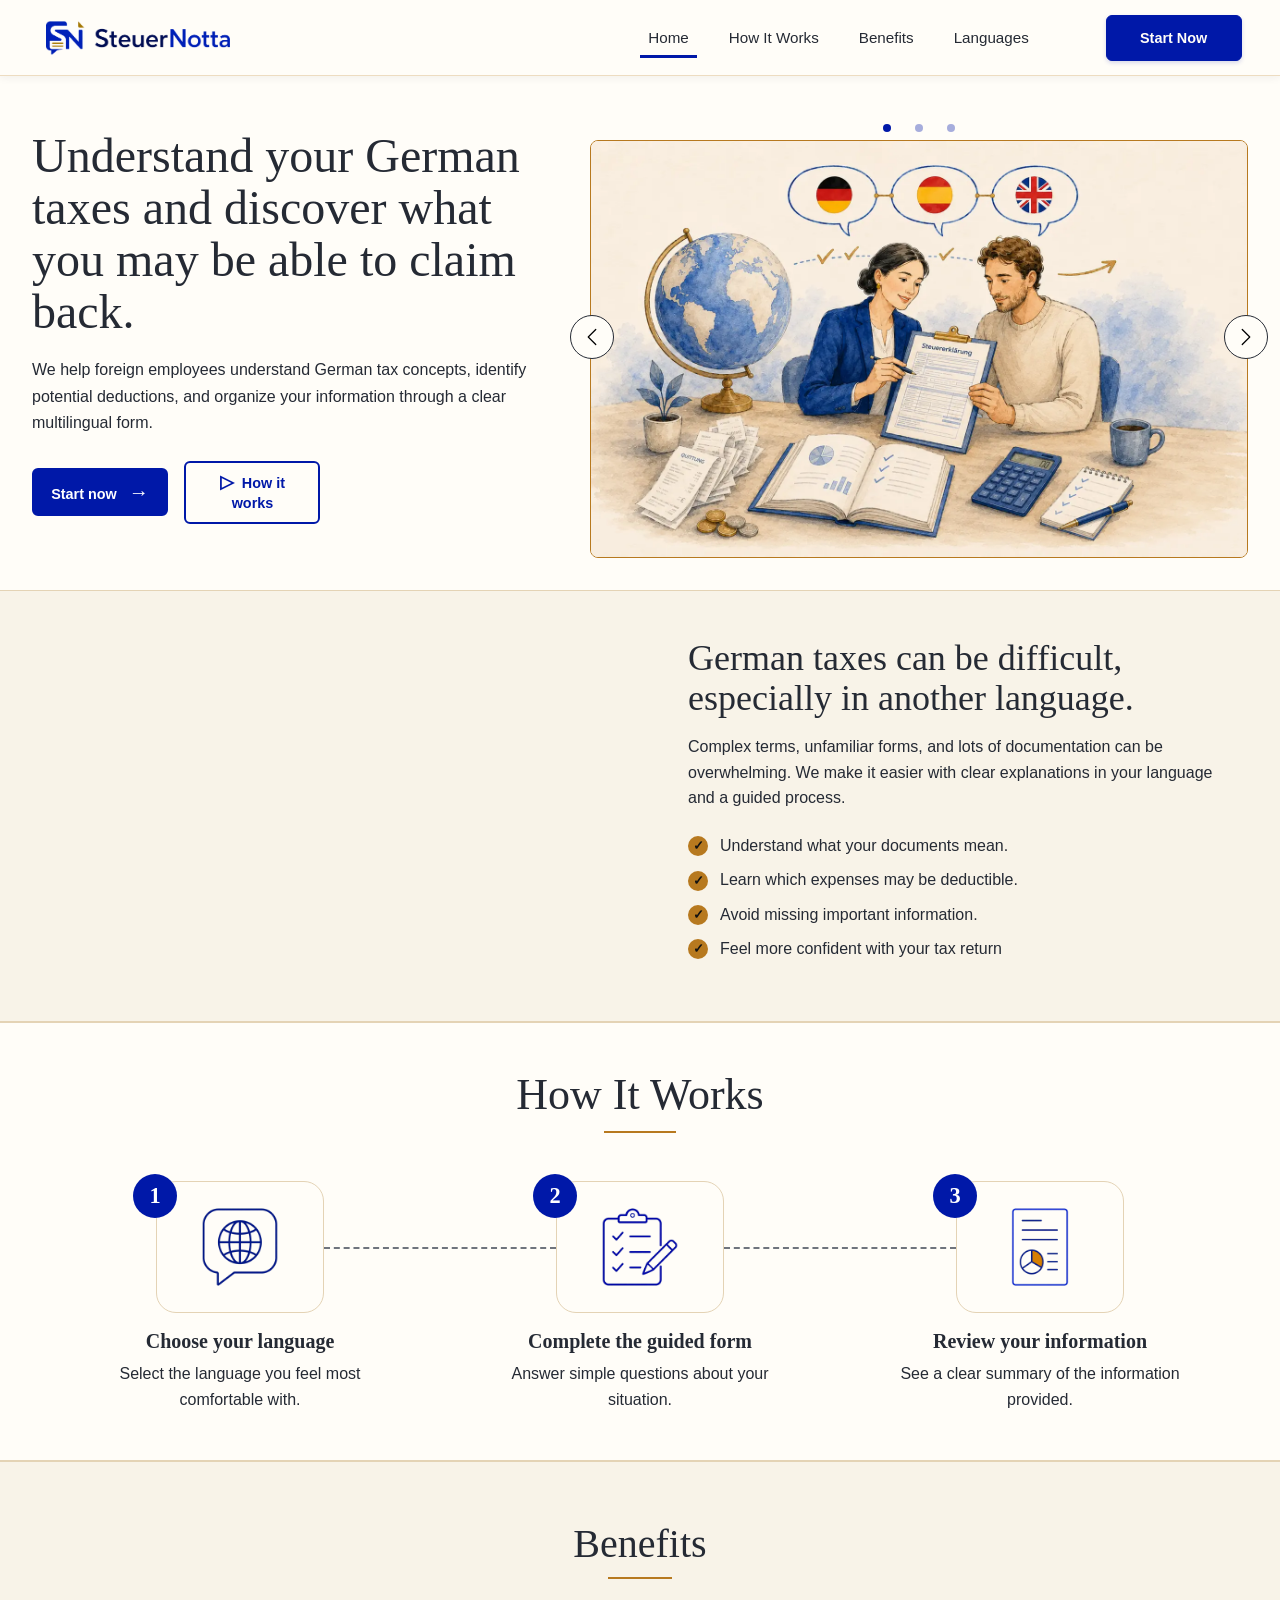
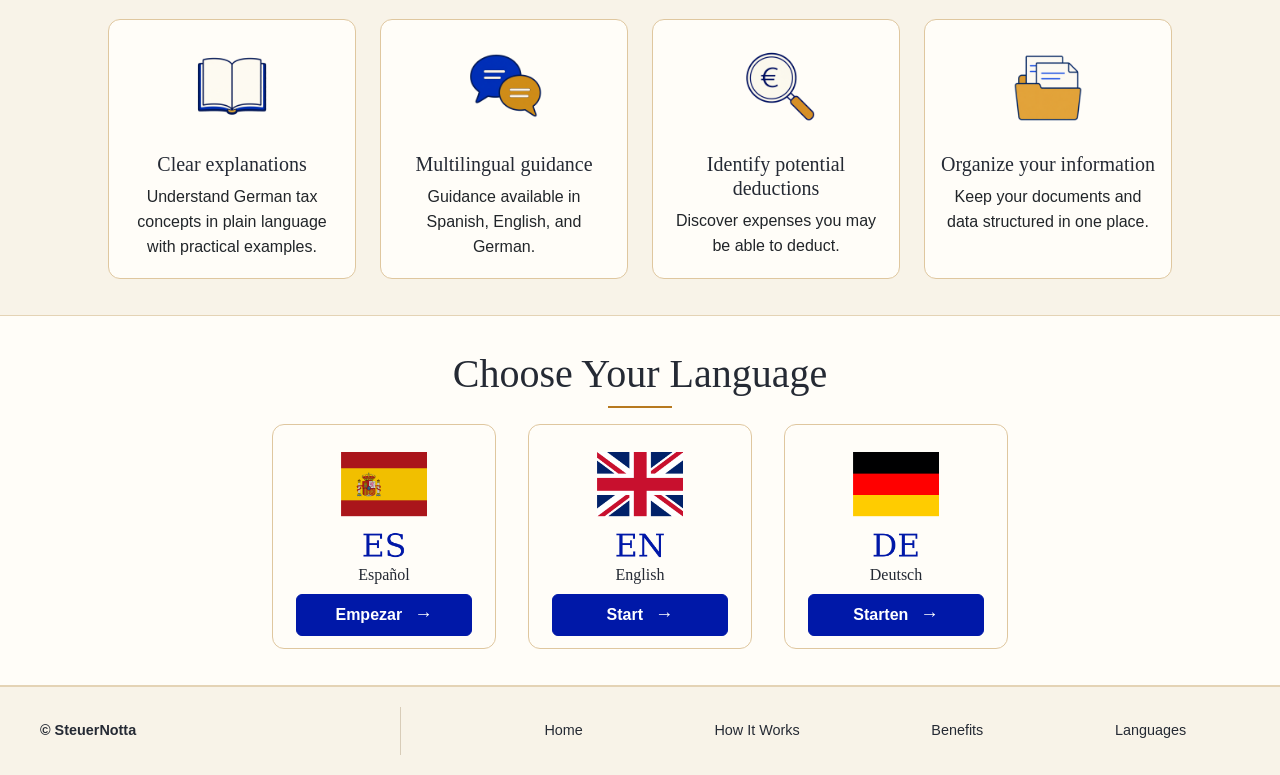
<file: index.html>
<!DOCTYPE html>
<html lang="en">

<head>
    <meta charset="UTF-8">
    <meta name="viewport" content="width=device-width, initial-scale=1.0">
    <meta name="description"
        content="SteuerNotta organises selected German tax information through responsive forms in Spanish, English and German.">
    <title>SteuerNotta</title>
    <!--Favicon-->
    <link rel="icon" type="image/png" sizes="32x32" href="assets/images/favicon-steuernotta-internal-white.ico">

    <!--Bootstrap CSS-->
    <link href="https://cdn.jsdelivr.net/npm/bootstrap@5.3.8/dist/css/bootstrap.min.css" rel="stylesheet"
        integrity="sha384-sRIl4kxILFvY47J16cr9ZwB07vP4J8+LH7qKQnuqkuIAvNWLzeN8tE5YBujZqJLB" crossorigin="anonymous">

    <!--CSS-->
    <link rel="stylesheet" href="assets/css/style.css">

</head>

<body class="d-flex flex-column min-vh-100" data-bs-spy="scroll" data-bs-target="#navbar-scrollspy"
    data-bs-root-margin="-76px 0px -40%">

    <a class="visually-hidden-focusable" href="#main-content">Skip to main content</a>

    <!-- =========================================================
   Navbar
   ========================================================= -->
    <nav id="navbar" class="navbar navbar-expand-lg fixed-top" data-bs-theme="dark">
        <div class="container">
            <a class="navbar-brand" href="index.html">
                <img src="assets/images/steuernotta-navbar-logo-1000x250.webp" alt="Logo SteuerNotta" class="logo"
                    width="1000" height="250" decoding="async">
            </a>
            <button class="navbar-toggler" type="button" data-bs-toggle="collapse" data-bs-target="#navbarNav"
                aria-controls="navbarNav" aria-expanded="false" aria-label="Toggle navigation">
                <span class="navbar-toggler-icon"></span>
            </button>
            <div class="collapse navbar-collapse" id="navbarNav">
                <ul id="navbar-scrollspy" class="navbar-nav ms-auto">
                    <li class="nav-item">
                        <a class="nav-link" href="#header">Home</a>
                    </li>
                    <li class="nav-item">
                        <a class="nav-link" href="#how-it-works">How it works</a>
                    </li>
                    <li class="nav-item">
                        <a class="nav-link" href="#benefits">Benefits</a>
                    </li>
                    <li class="nav-item">
                        <a class="nav-link" href="#languages">Languages</a>
                    </li>
                </ul>
                <a href="#languages" class="btn custom-button-filled">Start now</a>
            </div>
        </div>
    </nav>

    <!-- =========================================================
   Header + Carousel
   ========================================================= -->
    <header id="header" class="container section">
        <div class="row">
            <div class="col-12 col-xl-6 text-center text-xl-start">
                <h1 class="lead display-6 sub-heading-color">Understand your German taxes and discover what you may be
                    able to claim back.</h1>

                <p class="my-4">We help foreign employees understand German tax concepts, identify potential deductions,
                    and organize your information through a clear multilingual form.</p>
                <a href="#languages" class="btn mb-4 custom-button-outline">Start now</a>
                <a href="#how-it-works" class="btn mb-4 custom-button-outline">How it works</a>
            </div>

            <div class="col-12 col-xl-6">

                <div id="carouselExampleAutoplaying" class="carousel slide">
                    <div class="carousel-indicators">
                        <button type="button" data-bs-target="#carouselExampleAutoplaying" data-bs-slide-to="0"
                            class="active" aria-current="true" aria-label="Show illustration 1"></button>
                        <button type="button" data-bs-target="#carouselExampleAutoplaying" data-bs-slide-to="1"
                            aria-label="Show illustration 2"></button>
                        <button type="button" data-bs-target="#carouselExampleAutoplaying" data-bs-slide-to="2"
                            aria-label="Show illustration 3"></button>
                    </div>
                    <div class="carousel-inner">
                        <div class="carousel-item active">
                            <img src="assets/images/Carrousel-img-1-16x9.webp" class="d-block w-100"
                                alt="Multilingual guidance helping users understand German tax information in German, Spanish and English."
                                width="1600" height="900" fetchpriority="high" decoding="async">
                        </div>
                        <div class="carousel-item">
                            <img src="assets/images/Carrousel-img-2-16x9.webp" class="d-block w-100"
                                alt="Tax documents, receipts and a calculator representing the organization of potential deductions."
                                width="1600" height="900" loading="lazy" decoding="async">
                        </div>
                        <div class="carousel-item">
                            <img src="assets/images/Carrousel-img-3-16x9.webp" class="d-block w-100"
                                alt="International employees receiving guidance while working and living in Germany." width="1600"
                                height="900" loading="lazy" decoding="async">
                        </div>
                    </div>
                    <button class="carousel-control-prev" type="button" data-bs-target="#carouselExampleAutoplaying"
                        data-bs-slide="prev">
                        <span class="carousel-control-prev-icon" aria-hidden="true"></span>
                        <span class="visually-hidden">Previous</span>
                    </button>
                    <button class="carousel-control-next" type="button" data-bs-target="#carouselExampleAutoplaying"
                        data-bs-slide="next">
                        <span class="carousel-control-next-icon" aria-hidden="true"></span>
                        <span class="visually-hidden">Next</span>
                    </button>
                </div>
            </div>
        </div>
    </header>

    <main id="main-content">
        <!-- =========================================================
    Problem Section
   ========================================================= -->
        <section id="problem" class="container">
            <div class="row">

                <div class="col-12 col-md-6">

                    <picture class="problem-picture">
                        <source media="(min-width: 1200px)"
                            srcset="assets/images/nordic-ledger-problem-desktop-1800x1200.webp" width="1800"
                            height="1200">
                        <source media="(min-width: 992px)"
                            srcset="assets/images/nordic-ledger-problem-laptop-1600x1200.webp" width="1600"
                            height="1200">
                        <source media="(min-width: 768px)"
                            srcset="assets/images/nordic-ledger-problem-tablet-1200x1200.webp" width="1200"
                            height="1200">
                        <img src="assets/images/nordic-ledger-problem-mobile-1280x720.webp" class="img-fluid"
                            alt="A concerned employee surrounded by paperwork while trying to understand German tax documents."
                            width="1280" height="720" loading="lazy" decoding="async">
                    </picture>
                </div>

                <div class="col-12 col-md-6">

                    <h2 class="display-6">German taxes can be difficult, especially in another language.</h2>

                    <p>Complex terms, unfamiliar forms, and lots of documentation can be overwhelming. We make it easier
                        with clear explanations in your language and a guided process.
                    </p>

                    <ul>
                        <li>Understand what your documents mean.</li>
                        <li>Learn which expenses may be deductible.</li>
                        <li>Avoid missing important information.</li>
                        <li>Feel more confident with your tax return</li>
                    </ul>

                </div>
            </div>
        </section>

        <!-- =========================================================
   How it Works Section
   ========================================================= -->

        <section id="how-it-works" class="py-5" aria-labelledby="how-it-works-title">
            <div class="container">
                <h2 id="how-it-works-title" class="text-center display-6">How It Works</h2>
                <div class="section-rule mx-auto mb-5"></div>

                <ol class="process-list row row-cols-1 row-cols-md-3 gy-5 list-unstyled mb-0">
                    <li class="process-step col text-center">
                        <div class="process-icon mx-auto mb-3">
                            <span class="process-number" aria-hidden="true">1</span>
                            <img src="assets/images/how-it-works-language.webp" alt="" width="512" height="512"
                                loading="lazy" decoding="async">
                        </div>

                        <h3 class="h5">Choose your language</h3>
                        <p>Select the language you feel most comfortable with.</p>
                    </li>

                    <li class="process-step col text-center">
                        <div class="process-icon mx-auto mb-3">
                            <span class="process-number" aria-hidden="true">2</span>
                            <img src="assets/images/how-it-works-guided-form.webp" alt="" width="512" height="512"
                                loading="lazy" decoding="async">
                        </div>

                        <h3 class="h5">Complete the guided form</h3>
                        <p>Answer simple questions about your situation.</p>
                    </li>

                    <li class="process-step col text-center">
                        <div class="process-icon mx-auto mb-3">
                            <span class="process-number" aria-hidden="true">3</span>
                            <img src="assets/images/how-it-works-review.webp" alt="" width="512" height="512" loading="lazy"
                                decoding="async">
                        </div>

                        <h3 class="h5">Review your information</h3>
                        <p>See a clear summary of the information provided.</p>
                    </li>
                </ol>
            </div>
        </section>

        <!-- =========================================================
               Benefits Section
            ========================================================= -->

        <section id="benefits" class="container">
            <div class="row">
                <div class="col-12 text-center">
                    <h2 class="display-6">Benefits</h2>
                </div>
                <div class="col-12 col-md-6 col-xl-3">
                    <div class="card">
                        <img src="assets/images/benefit-clear-explanations.webp" class="card-img-top"
                            alt="Open book representing clear explanations of German tax concepts." width="512"
                            height="512" loading="lazy" decoding="async">

                        <div class="card-body">
                            <h3 class="card-title">Clear explanations</h3>
                            <p class="card-text">
                                Understand German tax concepts in plain language with practical examples.
                            </p>
                        </div>
                    </div>
                </div>
                <div class="col-12 col-md-6 col-xl-3">
                    <div class="card">
                        <img src="assets/images/benefit-multilingual-guidance.webp" class="card-img-top"
                            alt="Speech bubbles representing tax guidance in multiple languages." width="512"
                            height="512" loading="lazy" decoding="async">


                        <div class="card-body">
                            <h3 class="card-title">Multilingual guidance</h3>
                            <p class="card-text">
                                Guidance available in Spanish, English, and German.
                            </p>
                        </div>
                    </div>
                </div>
                <div class="col-12 col-md-6 col-xl-3">
                    <div class="card">
                        <img src="assets/images/benefit-potential-deductions.webp" class="card-img-top"
                            alt="Magnifying glass with a euro symbol representing potential tax deductions." width="512"
                            height="512" loading="lazy" decoding="async">

                        <div class="card-body">
                            <h3 class="card-title sub-heading-color">Identify potential deductions</h3>

                            <p class="card-text">
                                Discover expenses you may be able to deduct.
                            </p>
                        </div>
                    </div>
                </div>
                <div class="col-12 col-md-6 col-xl-3">
                    <div class="card">
                        <img src="assets/images/benefit-organize-information.webp" class="card-img-top"
                            alt="Folder with documents representing organized tax information." width="512" height="512"
                            loading="lazy" decoding="async">
                        <div class="card-body">
                            <h3 class="card-title sub-heading-color">Organize your information</h3>

                            <p class="card-text">
                                Keep your documents and data structured in one place.
                            </p>
                        </div>
                    </div>
                </div>
            </div>
        </section>
        <!-- =========================================================
               Languages Section
            ========================================================= -->
        <section id="languages" class="container">
            <div class="row">
                <div class="col-12 text-center">
                    <h2 class="display-6">Choose your language</h2>
                </div>

                <div class="col-12 col-md-4">
                    <div class="card">
                        <img src="assets/images/language-card-spanish-es.webp" class="card-img-top"
                            alt="Flag of Spain above the language code ES." width="512" height="512" loading="lazy"
                            decoding="async">
                        <div class="card-body">
                            <p class="card-text">Español</p>
                            <a href="form-es-de.html" class="btn btn-primary">Empezar<span
                                    class="visually-hidden"> en español</span></a>
                        </div>
                    </div>
                </div>

                <div class="col-12 col-md-4">
                    <div class="card">
                        <img src="assets/images/language-card-english-en.webp" class="card-img-top"
                            alt="Flag of the United Kingdom above the language code EN." width="512" height="512"
                            loading="lazy" decoding="async">
                        <div class="card-body">
                            <p class="card-text">English</p>
                            <a href="form-en-de.html" class="btn btn-primary">Start<span
                                    class="visually-hidden"> in English</span></a>
                        </div>
                    </div>
                </div>

                <div class="col-12 col-md-4">
                    <div class="card">
                        <img src="assets/images/language-card-german-de.webp" class="card-img-top"
                            alt="Flag of Germany above the language code DE." width="512" height="512" loading="lazy"
                            decoding="async">
                        <div class="card-body">
                            <p class="card-text">Deutsch</p>
                            <a href="form-de-de.html" class="btn btn-primary">Starten<span
                                    class="visually-hidden"> auf Deutsch</span></a>
                        </div>
                    </div>
                </div>



            </div>
        </section>




    </main>
    <!-- =========================================================
         Footer
         ========================================================= -->
    <footer id="footer">
        <div class="container">
            <p class="footer-copyright">&copy; SteuerNotta</p>
            <nav class="footer-navigation" aria-label="Footer navigation">
                <a href="#header">Home</a>
                <a href="#how-it-works">How It Works</a>
                <a href="#benefits">Benefits</a>
                <a href="#languages">Languages</a>
            </nav>
        </div>
    </footer>

    <!--Bootstrap JS-->
    <script src="https://cdn.jsdelivr.net/npm/bootstrap@5.3.8/dist/js/bootstrap.bundle.min.js"
        integrity="sha384-FKyoEForCGlyvwx9Hj09JcYn3nv7wiPVlz7YYwJrWVcXK/BmnVDxM+D2scQbITxI"
        crossorigin="anonymous"></script>

    <!-- Adapted from the Boardwalk Games activity completed through Code Institute: closes the mobile navbar after an in-page link. -->
    <script>
        const navbarCollapse = document.querySelector("#navbarNav");
        const navbarLinks = document.querySelectorAll("#navbarNav a[href^='#']");

        navbarLinks.forEach((link) => {
            link.addEventListener("click", () => {
                if (navbarCollapse.classList.contains("show")) {
                    bootstrap.Collapse
                        .getOrCreateInstance(navbarCollapse)
                        .hide();
                }
            });
        });
    </script>

</body>

</html>
</file>
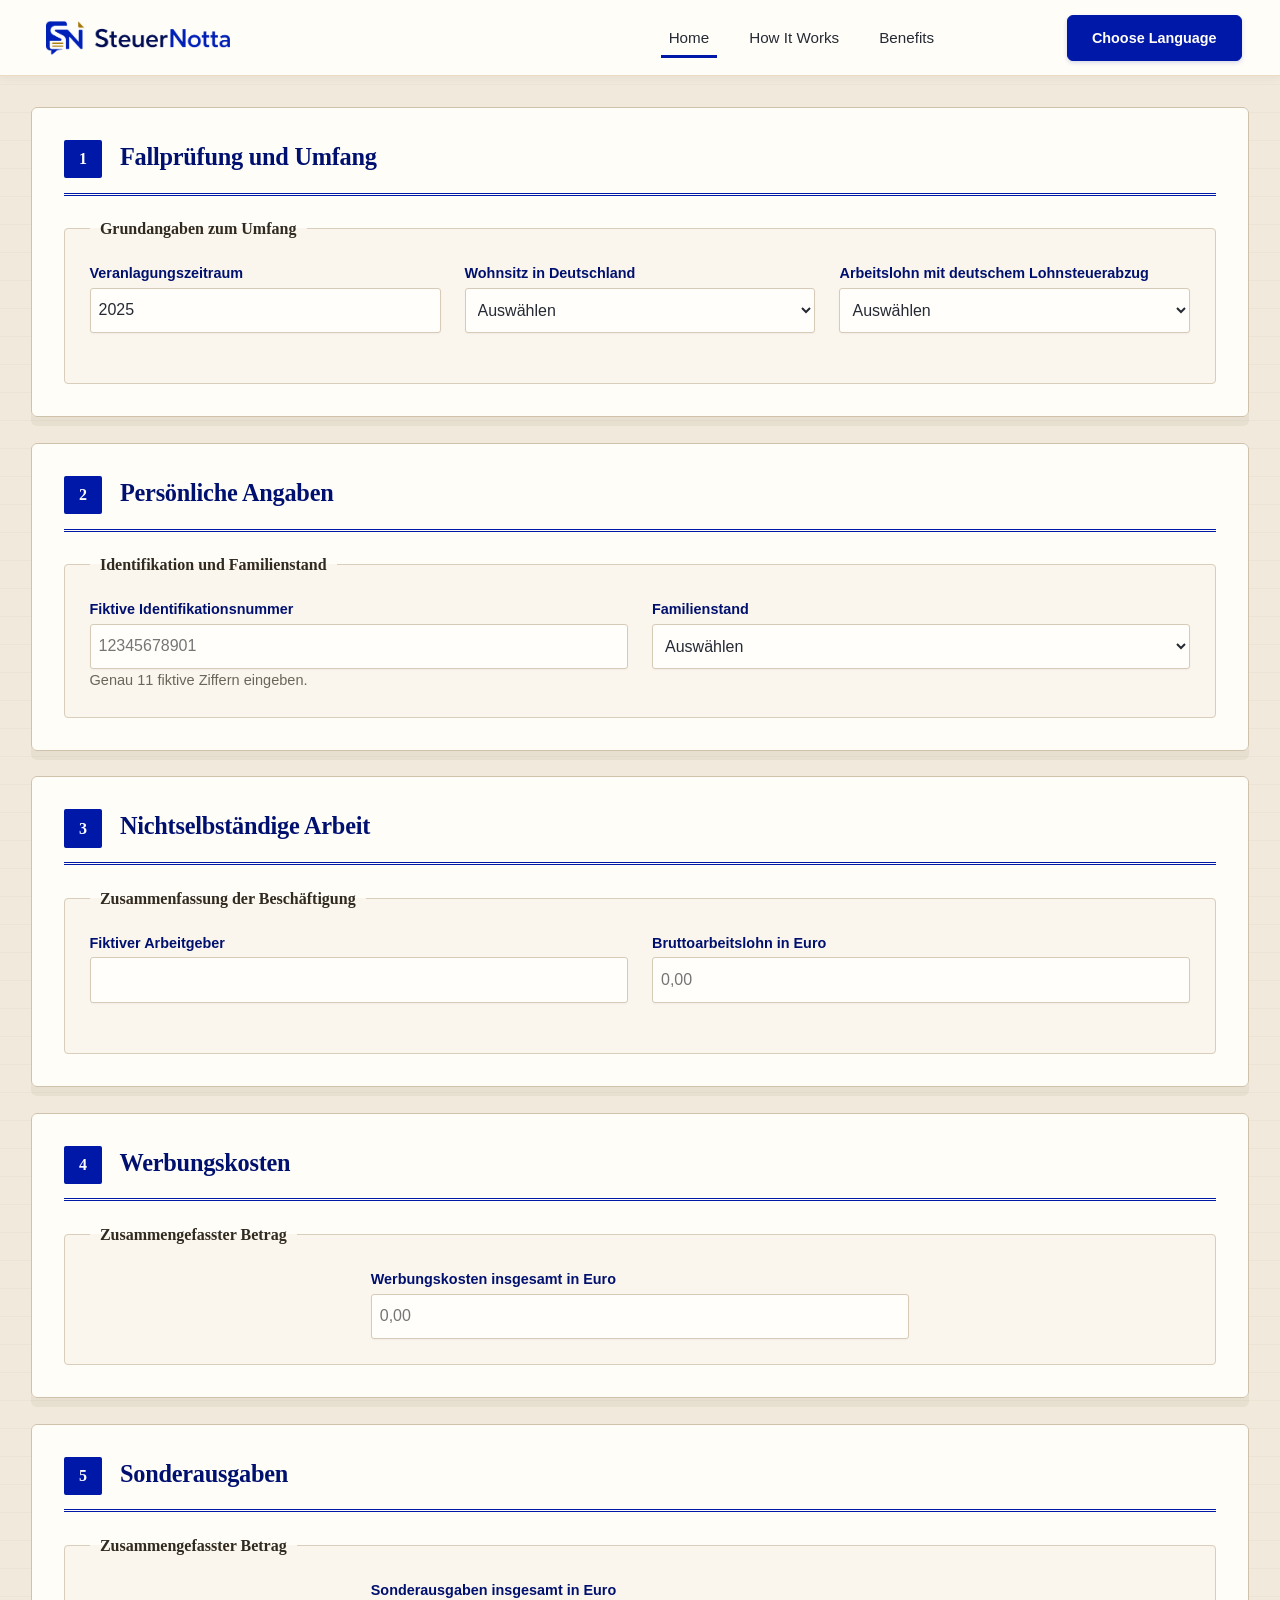
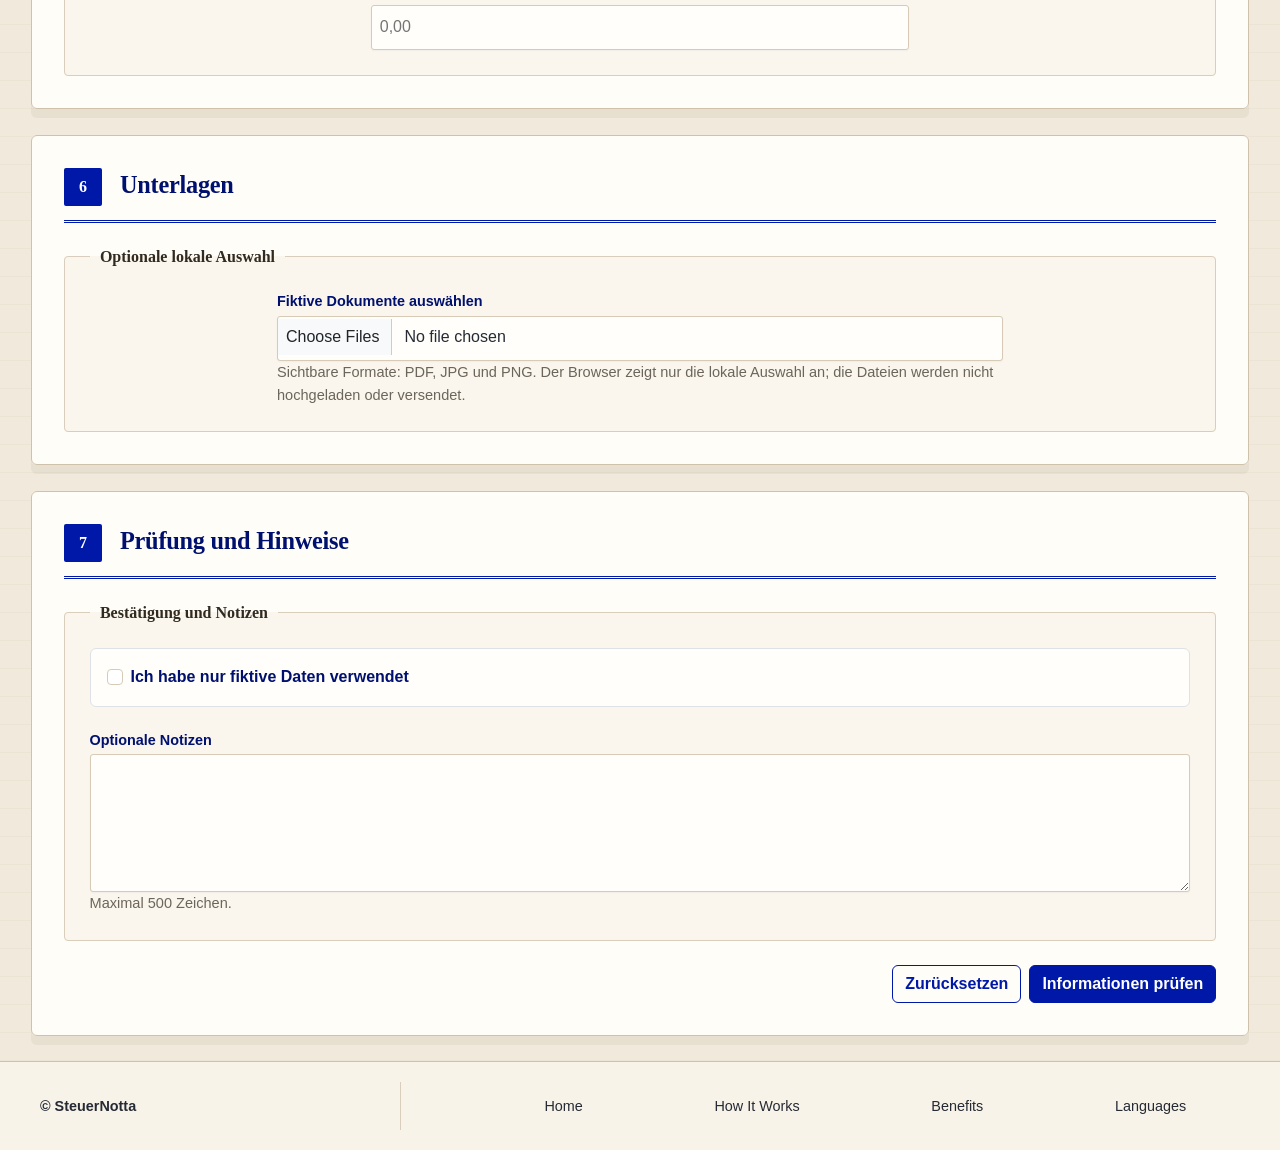
<file: form-de-de.html>
<!doctype html>
<html lang="de">

<head>
    <meta charset="utf-8">
    <meta name="viewport" content="width=device-width,initial-scale=1">
    <meta name="description" content="Vereinfachter deutscher Entwurf des SteuerNotta-Formulars.">
    <title>SteuerNotta — Form-de/de</title>

    <!-- Favicon -->
    <link rel="icon" type="image/png" sizes="32x32" href="assets/images/favicon-steuernotta-internal-white.ico">

    <!-- Bootstrap CSS -->
    <link href="https://cdn.jsdelivr.net/npm/bootstrap@5.3.8/dist/css/bootstrap.min.css" rel="stylesheet"
        integrity="sha384-sRIl4kxILFvY47J16cr9ZwB07vP4J8+LH7qKQnuqkuIAvNWLzeN8tE5YBujZqJLB" crossorigin="anonymous">

    <!-- Project CSS -->
    <link href="assets/css/styleform.css" rel="stylesheet">
</head>

<body>
    <a class="visually-hidden-focusable" href="#main-content">Zum Hauptinhalt springen</a>

    <!-- =========================================================
         Navbar
         ========================================================= -->
    <nav id="navbar" class="navbar navbar-expand-lg fixed-top" data-bs-theme="dark">
        <div class="container">
            <a class="navbar-brand" href="index.html">
                <img src="assets/images/steuernotta-navbar-logo-1000x250.webp" alt="SteuerNotta-Logo" class="logo"
                    width="1000" height="250" decoding="async">
            </a>
            <button class="navbar-toggler" type="button" data-bs-toggle="collapse" data-bs-target="#navbarNav"
                aria-controls="navbarNav" aria-expanded="false" aria-label="Navigation öffnen">
                <span class="navbar-toggler-icon"></span>
            </button>
            <div class="collapse navbar-collapse" id="navbarNav">
                <ul class="navbar-nav ms-auto">
                    <li class="nav-item">
                        <a class="nav-link active" href="index.html">Home</a>
                    </li>
                    <li class="nav-item">
                        <a class="nav-link" href="index.html#how-it-works">How it works</a>
                    </li>
                    <li class="nav-item">
                        <a class="nav-link" href="index.html#benefits">Benefits</a>
                    </li>
                    <li class="nav-item">
                        <a href="index.html#languages" class="btn ms-lg-3 custom-button-filled">Choose language</a>
                    </li>
                </ul>
            </div>
        </div>
    </nav>

    <main id="main-content">
        <h1 class="visually-hidden">SteuerNotta-Formular auf Deutsch</h1>

        <form id="fallprufung-form" class="needs-validation" autocomplete="off" novalidate
            aria-label="Vereinfachter deutscher Entwurf des SteuerNotta-Formulars">

            <!-- =========================================================
                 1. Fallprüfung und Umfang
                 ========================================================= -->
            <fieldset class="form-section" data-field-group="FULL-SCOPE">
                <legend>
                    <strong>1</strong>
                    Fallprüfung und Umfang
                </legend>

                <fieldset class="field-group">
                    <legend>Grundangaben zum Umfang</legend>

                    <div class="row g-4 align-items-stretch">
                        <div class="field col-12 col-md-6 col-lg-4 d-flex flex-column">
                            <label for="full-scope-year">
                                <span class="textde">Veranlagungszeitraum</span>
                            </label>
                            <input id="full-scope-year" name="full_scope_year" type="text" value="2025" readonly>
                        </div>

                        <div class="field col-12 col-md-6 col-lg-4 d-flex flex-column">
                            <label for="full-scope-residence">
                                <span class="textde">Wohnsitz in Deutschland</span>
                            </label>
                            <select id="full-scope-residence" name="full_scope_residence" required
                                aria-describedby="full-scope-residence-error">
                                <option value="">Auswählen</option>
                                <option value="yes">Ja</option>
                                <option value="partial">Teilweise</option>
                                <option value="no">Nein</option>
                            </select>
                            <div id="full-scope-residence-error" class="invalid-feedback">
                                Bitte eine Option auswählen.
                            </div>
                        </div>

                        <div class="field col-12 col-md-6 col-lg-4 d-flex flex-column">
                            <label for="full-scope-german-wages">
                                <span class="textde">Arbeitslohn mit deutschem Lohnsteuerabzug</span>
                            </label>
                            <select id="full-scope-german-wages" name="full_scope_german_wages" required
                                aria-describedby="full-scope-german-wages-error">
                                <option value="">Auswählen</option>
                                <option value="yes">Ja</option>
                                <option value="no">Nein</option>
                            </select>
                            <div id="full-scope-german-wages-error" class="invalid-feedback">
                                Bitte eine Option auswählen.
                            </div>
                        </div>
                    </div>
                </fieldset>
            </fieldset>

            <!-- =========================================================
                 2. Persönliche Angaben
                 ========================================================= -->
            <fieldset class="form-section" data-field-group="FULL-MAIN">
                <legend>
                    <strong>2</strong>
                    Persönliche Angaben
                </legend>

                <fieldset class="field-group">
                    <legend>Identifikation und Familienstand</legend>

                    <div class="row g-4 align-items-stretch">
                        <div class="field col-12 col-md-6 d-flex flex-column">
                            <label for="full-main-tax-id">
                                <span class="textde">Fiktive Identifikationsnummer</span>
                            </label>
                            <input id="full-main-tax-id" name="full_main_tax_id" type="text" inputmode="numeric"
                                maxlength="11" pattern="[0-9]{11}" placeholder="12345678901" required
                                aria-describedby="full-main-tax-id-help full-main-tax-id-error">
                            <div id="full-main-tax-id-error" class="invalid-feedback">
                                Genau 11 fiktive Ziffern eingeben.
                            </div>
                            <p id="full-main-tax-id-help" class="field-note">Genau 11 fiktive Ziffern eingeben.</p>
                        </div>

                        <div class="field col-12 col-md-6 d-flex flex-column">
                            <label for="full-main-marital-status">
                                <span class="textde">Familienstand</span>
                            </label>
                            <select id="full-main-marital-status" name="full_main_marital_status" required
                                aria-describedby="full-main-marital-status-error">
                                <option value="">Auswählen</option>
                                <option value="single">Ledig</option>
                                <option value="married">Verheiratet</option>
                                <option value="registered_partnership">Lebenspartnerschaft</option>
                                <option value="separated">Getrennt</option>
                                <option value="divorced">Geschieden</option>
                                <option value="widowed">Verwitwet</option>
                            </select>
                            <div id="full-main-marital-status-error" class="invalid-feedback">
                                Bitte einen Familienstand auswählen.
                            </div>
                        </div>
                    </div>
                </fieldset>
            </fieldset>

            <!-- =========================================================
                 3. Nichtselbständige Arbeit
                 ========================================================= -->
            <fieldset class="form-section" data-field-group="FULL-EMP">
                <legend>
                    <strong>3</strong>
                    Nichtselbständige Arbeit
                </legend>

                <fieldset class="field-group">
                    <legend>Zusammenfassung der Beschäftigung</legend>

                    <div class="row g-4 align-items-stretch">
                        <div class="field col-12 col-md-6 d-flex flex-column">
                            <label for="full-emp-employer">
                                <span class="textde">Fiktiver Arbeitgeber</span>
                            </label>
                            <input id="full-emp-employer" name="full_emp_employer" type="text" maxlength="80" required
                                aria-describedby="full-emp-employer-error">
                            <div id="full-emp-employer-error" class="invalid-feedback">
                                Bitte einen fiktiven Arbeitgeber eingeben.
                            </div>
                        </div>

                        <div class="field col-12 col-md-6 d-flex flex-column">
                            <label for="full-emp-gross-wages">
                                <span class="textde">Bruttoarbeitslohn in Euro</span>
                            </label>
                            <input id="full-emp-gross-wages" name="full_emp_gross_wages" type="number" inputmode="decimal"
                                min="0" step="0.01" placeholder="0,00" required
                                aria-describedby="full-emp-gross-wages-error">
                            <div id="full-emp-gross-wages-error" class="invalid-feedback">
                                Einen gültigen Betrag größer oder gleich 0 eingeben.
                            </div>
                        </div>
                    </div>
                </fieldset>
            </fieldset>

            <!-- =========================================================
                 4. Werbungskosten
                 ========================================================= -->
            <fieldset class="form-section" data-field-group="FULL-WORK">
                <legend>
                    <strong>4</strong>
                    Werbungskosten
                </legend>

                <fieldset class="field-group">
                    <legend>Zusammengefasster Betrag</legend>

                    <div class="row g-4 justify-content-center">
                        <div class="field col-12 col-md-6 d-flex flex-column">
                            <label for="full-work-expenses">
                                <span class="textde">Werbungskosten insgesamt in Euro</span>
                            </label>
                            <input id="full-work-expenses" name="full_work_expenses" type="number" inputmode="decimal"
                                min="0" step="0.01" placeholder="0,00"
                                aria-describedby="full-work-expenses-error">
                            <div id="full-work-expenses-error" class="invalid-feedback">
                                Einen gültigen Betrag größer oder gleich 0 eingeben.
                            </div>
                        </div>
                    </div>
                </fieldset>
            </fieldset>

            <!-- =========================================================
                 5. Sonderausgaben
                 ========================================================= -->
            <fieldset class="form-section" data-field-group="FULL-DED">
                <legend>
                    <strong>5</strong>
                    Sonderausgaben
                </legend>

                <fieldset class="field-group">
                    <legend>Zusammengefasster Betrag</legend>

                    <div class="row g-4 justify-content-center">
                        <div class="field col-12 col-md-6 d-flex flex-column">
                            <label for="full-ded-special-expenses">
                                <span class="textde">Sonderausgaben insgesamt in Euro</span>
                            </label>
                            <input id="full-ded-special-expenses" name="full_ded_special_expenses" type="number"
                                inputmode="decimal" min="0" step="0.01" placeholder="0,00"
                                aria-describedby="full-ded-special-expenses-error">
                            <div id="full-ded-special-expenses-error" class="invalid-feedback">
                                Einen gültigen Betrag größer oder gleich 0 eingeben.
                            </div>
                        </div>
                    </div>
                </fieldset>
            </fieldset>

            <!-- =========================================================
                 6. Unterlagen
                 ========================================================= -->
            <fieldset class="form-section" data-field-group="FULL-DOC">
                <legend>
                    <strong>6</strong>
                    Unterlagen
                </legend>

                <fieldset class="field-group">
                    <legend>Optionale lokale Auswahl</legend>

                    <div class="row g-4 justify-content-center">
                        <div class="field col-12 col-md-8 d-flex flex-column">
                            <label for="full-doc-files">
                                <span class="textde">Fiktive Dokumente auswählen</span>
                            </label>
                            <input id="full-doc-files" class="form-control" name="full_doc_files[]" type="file"
                                accept=".pdf,.jpg,.jpeg,.png" multiple aria-describedby="full-doc-files-help">
                            <p id="full-doc-files-help" class="field-note">
                                Sichtbare Formate: PDF, JPG und PNG. Der Browser zeigt nur die lokale Auswahl an; die
                                Dateien werden nicht hochgeladen oder versendet.
                            </p>
                        </div>
                    </div>
                </fieldset>
            </fieldset>

            <!-- =========================================================
                 7. Prüfung und Hinweise
                 ========================================================= -->
            <fieldset class="form-section form-section--review" data-field-group="FULL-REVIEW">
                <legend>
                    <strong>7</strong>
                    Prüfung und Hinweise
                </legend>

                <fieldset class="field-group">
                    <legend>Bestätigung und Notizen</legend>

                    <div class="review-check border rounded p-3 mb-4">
                        <div class="form-check mb-0">
                            <input id="full-review-confirmed" class="form-check-input" name="full_review_confirmed"
                                type="checkbox" value="1" required aria-describedby="full-review-confirmed-error">
                            <label class="form-check-label" for="full-review-confirmed">
                                <span class="textde">Ich habe nur fiktive Daten verwendet</span>
                            </label>
                            <div id="full-review-confirmed-error" class="invalid-feedback">
                                Bitte bestätigen, dass nur fiktive Daten verwendet wurden.
                            </div>
                        </div>
                    </div>

                    <div class="field">
                        <label for="full-review-notes">
                            <span class="textde">Optionale Notizen</span>
                        </label>
                        <textarea id="full-review-notes" class="form-control" name="full_review_notes" rows="5"
                            maxlength="500" aria-describedby="full-review-notes-help"></textarea>
                        <p id="full-review-notes-help" class="field-note">Maximal 500 Zeichen.</p>
                    </div>
                </fieldset>

                <div class="form-actions mt-4">
                    <div class="d-grid gap-2 d-sm-flex justify-content-sm-end">
                        <button id="full-review-reset" class="btn btn-outline-secondary"
                            type="reset">Zurücksetzen</button>
                        <button id="full-review-submit" class="btn btn-primary" type="submit">Informationen
                            prüfen</button>
                    </div>
                </div>
            </fieldset>
        </form>
    </main>

    <!-- =========================================================
         Successful review modal
         ========================================================= -->
    <div class="modal fade" id="reviewSuccessModal" tabindex="-1" role="dialog"
        aria-labelledby="reviewSuccessModalLabel" aria-hidden="true">
        <div class="modal-dialog modal-dialog-centered">
            <div class="modal-content">
                <div class="modal-header">
                    <h2 class="modal-title fs-5" id="reviewSuccessModalLabel">Informationen erfolgreich übermittelt</h2>
                </div>
                <div class="modal-body">
                    <p class="mb-0">Ihre Informationen wurden erfolgreich zur Prüfung übermittelt.</p>
                </div>
                <div class="modal-footer">
                    <a class="btn btn-primary" href="index.html">Zur Startseite</a>
                </div>
            </div>
        </div>
    </div>

    <!-- =========================================================
         Footer
         ========================================================= -->
    <footer id="footer">
        <div class="container">
            <p class="footer-copyright">&copy; SteuerNotta</p>
            <nav class="footer-navigation" aria-label="Footer navigation">
                <a href="index.html#header">Home</a>
                <a href="index.html#how-it-works">How It Works</a>
                <a href="index.html#benefits">Benefits</a>
                <a href="index.html#languages">Languages</a>
            </nav>
        </div>
    </footer>

    <!-- Bootstrap JS -->
    <script src="https://cdn.jsdelivr.net/npm/bootstrap@5.3.8/dist/js/bootstrap.bundle.min.js"
        integrity="sha384-FKyoEForCGlyvwx9Hj09JcYn3nv7wiPVlz7YYwJrWVcXK/BmnVDxM+D2scQbITxI"
        crossorigin="anonymous"></script>

    <!-- Form validation and successful review modal -->
    <script>
        const reviewForm = document.querySelector("#fallprufung-form");
        const reviewModalElement = document.querySelector("#reviewSuccessModal");

        // Validate every constrained field before opening the review modal.
        reviewForm.addEventListener("submit", function (event) {
            event.preventDefault();

            // Display feedback for every invalid field.
            reviewForm.classList.add("was-validated");

            if (!reviewForm.checkValidity()) {
                // Move keyboard focus to the first invalid field.
                const firstInvalidField = reviewForm.querySelector("input:invalid, select:invalid, textarea:invalid");
                firstInvalidField.focus();
                return;
            }

            // Open the confirmation modal only after validation succeeds.
            const reviewModal = bootstrap.Modal.getOrCreateInstance(reviewModalElement);
            reviewModal.show();
        });

        // Hide validation feedback when the form is reset.
        reviewForm.addEventListener("reset", function () {
            reviewForm.classList.remove("was-validated");
        });
    </script>
</body>

</html>
</file>
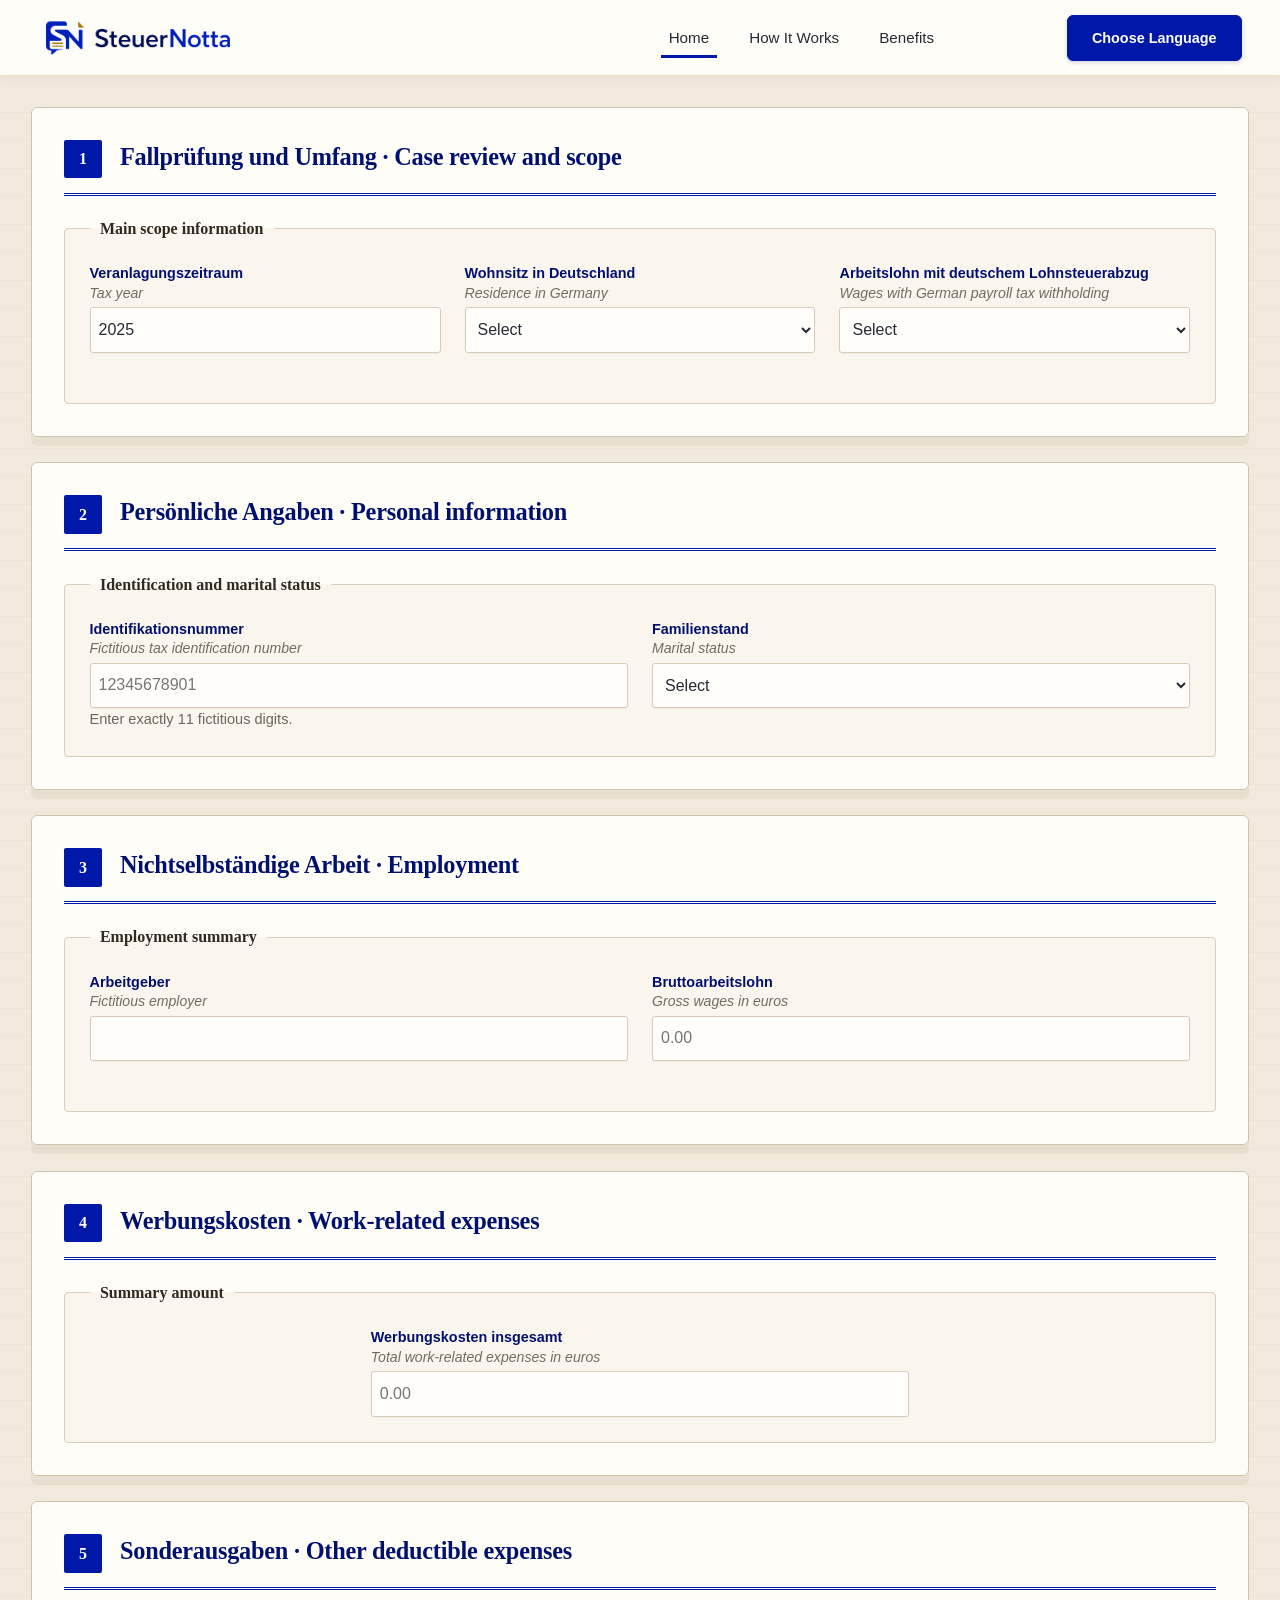
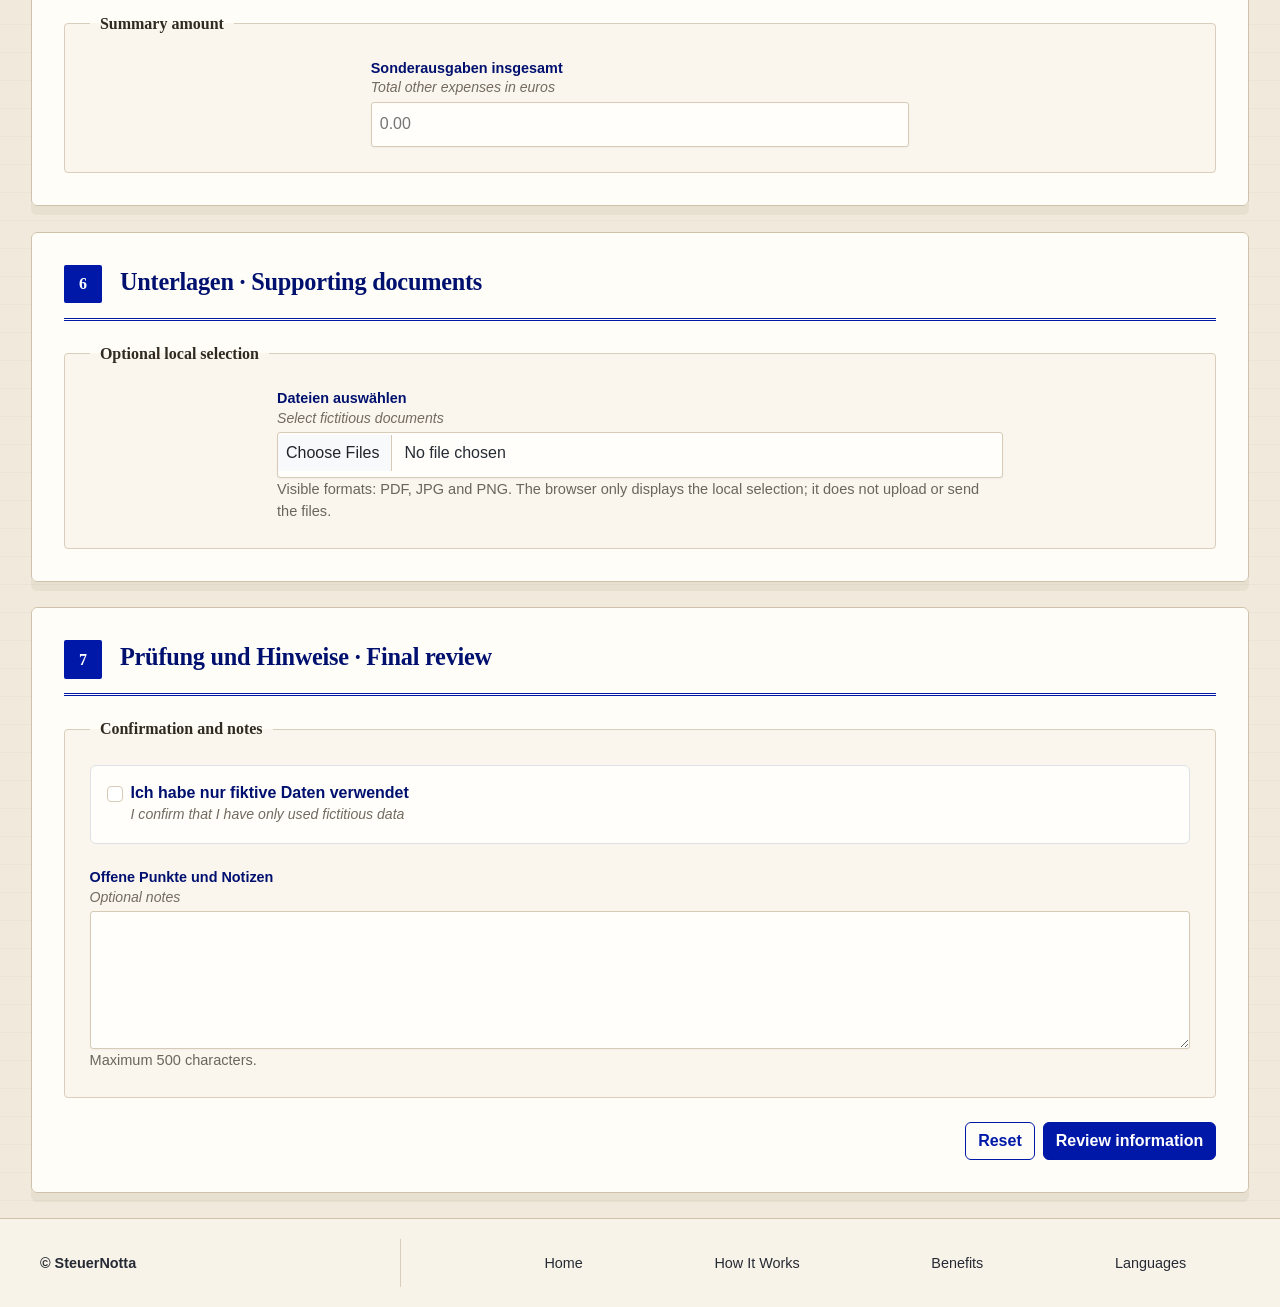
<file: form-en-de.html>
<!doctype html>
<html lang="en">

<head>
    <meta charset="utf-8">
    <meta name="viewport" content="width=device-width,initial-scale=1">
    <meta name="description"
        content="Simplified SteuerNotta form draft with German tax terms and English explanations.">
    <title>SteuerNotta — Form-en/de</title>

    <!-- Favicon -->
    <link rel="icon" type="image/png" sizes="32x32" href="assets/images/favicon-steuernotta-internal-white.ico">

    <!-- Bootstrap CSS -->
    <link href="https://cdn.jsdelivr.net/npm/bootstrap@5.3.8/dist/css/bootstrap.min.css" rel="stylesheet"
        integrity="sha384-sRIl4kxILFvY47J16cr9ZwB07vP4J8+LH7qKQnuqkuIAvNWLzeN8tE5YBujZqJLB" crossorigin="anonymous">

    <!-- Project CSS -->
    <link href="assets/css/styleform.css" rel="stylesheet">
</head>

<body>
    <a class="visually-hidden-focusable" href="#main-content">Skip to main content</a>

    <!-- =========================================================
         Navbar
         ========================================================= -->
    <nav id="navbar" class="navbar navbar-expand-lg fixed-top" data-bs-theme="dark">
        <div class="container">
            <a class="navbar-brand" href="index.html">
                <img src="assets/images/steuernotta-navbar-logo-1000x250.webp" alt="SteuerNotta logo" class="logo"
                    width="1000" height="250" decoding="async">
            </a>
            <button class="navbar-toggler" type="button" data-bs-toggle="collapse" data-bs-target="#navbarNav"
                aria-controls="navbarNav" aria-expanded="false" aria-label="Open navigation">
                <span class="navbar-toggler-icon"></span>
            </button>
            <div class="collapse navbar-collapse" id="navbarNav">
                <ul class="navbar-nav ms-auto">
                    <li class="nav-item">
                        <a class="nav-link active" href="index.html">Home</a>
                    </li>
                    <li class="nav-item">
                        <a class="nav-link" href="index.html#how-it-works">How it works</a>
                    </li>
                    <li class="nav-item">
                        <a class="nav-link" href="index.html#benefits">Benefits</a>
                    </li>
                    <li class="nav-item">
                        <a href="index.html#languages" class="btn ms-lg-3 custom-button-filled">Choose language</a>
                    </li>
                </ul>
            </div>
        </div>
    </nav>

    <main id="main-content">
        <h1 class="visually-hidden">SteuerNotta form in German and English</h1>

        <form id="fallprufung-form" class="needs-validation" autocomplete="off" novalidate
            aria-label="Simplified SteuerNotta form draft in German and English">

            <!-- =========================================================
                 1. Case review and scope
                 ========================================================= -->
            <fieldset class="form-section" data-field-group="FULL-SCOPE">
                <legend>
                    <strong>1</strong>
                    <span lang="de">Fallprüfung und Umfang</span> · Case review and scope
                </legend>

                <fieldset class="field-group">
                    <legend>Main scope information</legend>

                    <div class="row g-4 align-items-stretch">
                        <div class="field col-12 col-md-6 col-lg-4 d-flex flex-column">
                            <label for="full-scope-year">
                                <span class="textde" lang="de">Veranlagungszeitraum</span><br>
                                <span class="textes">Tax year</span>
                            </label>
                            <input id="full-scope-year" name="full_scope_year" type="text" value="2025" readonly>
                        </div>

                        <div class="field col-12 col-md-6 col-lg-4 d-flex flex-column">
                            <label for="full-scope-residence">
                                <span class="textde" lang="de">Wohnsitz in Deutschland</span><br>
                                <span class="textes">Residence in Germany</span>
                            </label>
                            <select id="full-scope-residence" name="full_scope_residence" required
                                aria-describedby="full-scope-residence-error">
                                <option value="">Select</option>
                                <option value="yes">Ja / Yes</option>
                                <option value="partial">Teilweise / Part of the year</option>
                                <option value="no">Nein / No</option>
                            </select>
                            <div id="full-scope-residence-error" class="invalid-feedback">
                                Select an option to continue.
                            </div>
                        </div>

                        <div class="field col-12 col-md-6 col-lg-4 d-flex flex-column">
                            <label for="full-scope-german-wages">
                                <span class="textde" lang="de">Arbeitslohn mit deutschem Lohnsteuerabzug</span><br>
                                <span class="textes">Wages with German payroll tax withholding</span>
                            </label>
                            <select id="full-scope-german-wages" name="full_scope_german_wages" required
                                aria-describedby="full-scope-german-wages-error">
                                <option value="">Select</option>
                                <option value="yes">Ja / Yes</option>
                                <option value="no">Nein / No</option>
                            </select>
                            <div id="full-scope-german-wages-error" class="invalid-feedback">
                                Select an option to continue.
                            </div>
                        </div>
                    </div>
                </fieldset>
            </fieldset>

            <!-- =========================================================
                 2. Personal information
                 ========================================================= -->
            <fieldset class="form-section" data-field-group="FULL-MAIN">
                <legend>
                    <strong>2</strong>
                    <span lang="de">Persönliche Angaben</span> · Personal information
                </legend>

                <fieldset class="field-group">
                    <legend>Identification and marital status</legend>

                    <div class="row g-4 align-items-stretch">
                        <div class="field col-12 col-md-6 d-flex flex-column">
                            <label for="full-main-tax-id">
                                <span class="textde" lang="de">Identifikationsnummer</span><br>
                                <span class="textes">Fictitious tax identification number</span>
                            </label>
                            <input id="full-main-tax-id" name="full_main_tax_id" type="text" inputmode="numeric"
                                maxlength="11" pattern="[0-9]{11}" placeholder="12345678901" required
                                aria-describedby="full-main-tax-id-help full-main-tax-id-error">
                            <div id="full-main-tax-id-error" class="invalid-feedback">
                                Enter exactly 11 fictitious digits.
                            </div>
                            <p id="full-main-tax-id-help" class="field-note">Enter exactly 11 fictitious digits.</p>
                        </div>

                        <div class="field col-12 col-md-6 d-flex flex-column">
                            <label for="full-main-marital-status">
                                <span class="textde" lang="de">Familienstand</span><br>
                                <span class="textes">Marital status</span>
                            </label>
                            <select id="full-main-marital-status" name="full_main_marital_status" required
                                aria-describedby="full-main-marital-status-error">
                                <option value="">Select</option>
                                <option value="single">Ledig / Single</option>
                                <option value="married">Verheiratet / Married</option>
                                <option value="registered_partnership">Lebenspartnerschaft / Registered partnership
                                </option>
                                <option value="separated">Getrennt / Separated</option>
                                <option value="divorced">Geschieden / Divorced</option>
                                <option value="widowed">Verwitwet / Widowed</option>
                            </select>
                            <div id="full-main-marital-status-error" class="invalid-feedback">
                                Select a marital status to continue.
                            </div>
                        </div>
                    </div>
                </fieldset>
            </fieldset>

            <!-- =========================================================
                 3. Employment income
                 ========================================================= -->
            <fieldset class="form-section" data-field-group="FULL-EMP">
                <legend>
                    <strong>3</strong>
                    <span lang="de">Nichtselbständige Arbeit</span> · Employment
                </legend>

                <fieldset class="field-group">
                    <legend>Employment summary</legend>

                    <div class="row g-4 align-items-stretch">
                        <div class="field col-12 col-md-6 d-flex flex-column">
                            <label for="full-emp-employer">
                                <span class="textde" lang="de">Arbeitgeber</span><br>
                                <span class="textes">Fictitious employer</span>
                            </label>
                            <input id="full-emp-employer" name="full_emp_employer" type="text" maxlength="80" required
                                aria-describedby="full-emp-employer-error">
                            <div id="full-emp-employer-error" class="invalid-feedback">
                                Enter a fictitious employer.
                            </div>
                        </div>

                        <div class="field col-12 col-md-6 d-flex flex-column">
                            <label for="full-emp-gross-wages">
                                <span class="textde" lang="de">Bruttoarbeitslohn</span><br>
                                <span class="textes">Gross wages in euros</span>
                            </label>
                            <input id="full-emp-gross-wages" name="full_emp_gross_wages" type="number" inputmode="decimal"
                                min="0" step="0.01" placeholder="0.00" required
                                aria-describedby="full-emp-gross-wages-error">
                            <div id="full-emp-gross-wages-error" class="invalid-feedback">
                                Enter a valid amount equal to or greater than 0.
                            </div>
                        </div>
                    </div>
                </fieldset>
            </fieldset>

            <!-- =========================================================
                 4. Work-related expenses
                 ========================================================= -->
            <fieldset class="form-section" data-field-group="FULL-WORK">
                <legend>
                    <strong>4</strong>
                    <span lang="de">Werbungskosten</span> · Work-related expenses
                </legend>

                <fieldset class="field-group">
                    <legend>Summary amount</legend>

                    <div class="row g-4 justify-content-center">
                        <div class="field col-12 col-md-6 d-flex flex-column">
                            <label for="full-work-expenses">
                                <span class="textde" lang="de">Werbungskosten insgesamt</span><br>
                                <span class="textes">Total work-related expenses in euros</span>
                            </label>
                            <input id="full-work-expenses" name="full_work_expenses" type="number" inputmode="decimal"
                                min="0" step="0.01" placeholder="0.00"
                                aria-describedby="full-work-expenses-error">
                            <div id="full-work-expenses-error" class="invalid-feedback">
                                Enter a valid amount equal to or greater than 0.
                            </div>
                        </div>
                    </div>
                </fieldset>
            </fieldset>

            <!-- =========================================================
                 5. Additional deductions
                 ========================================================= -->
            <fieldset class="form-section" data-field-group="FULL-DED">
                <legend>
                    <strong>5</strong>
                    <span lang="de">Sonderausgaben</span> · Other deductible expenses
                </legend>

                <fieldset class="field-group">
                    <legend>Summary amount</legend>

                    <div class="row g-4 justify-content-center">
                        <div class="field col-12 col-md-6 d-flex flex-column">
                            <label for="full-ded-special-expenses">
                                <span class="textde" lang="de">Sonderausgaben insgesamt</span><br>
                                <span class="textes">Total other expenses in euros</span>
                            </label>
                            <input id="full-ded-special-expenses" name="full_ded_special_expenses" type="number"
                                inputmode="decimal" min="0" step="0.01" placeholder="0.00"
                                aria-describedby="full-ded-special-expenses-error">
                            <div id="full-ded-special-expenses-error" class="invalid-feedback">
                                Enter a valid amount equal to or greater than 0.
                            </div>
                        </div>
                    </div>
                </fieldset>
            </fieldset>

            <!-- =========================================================
                 6. Supporting documents
                 ========================================================= -->
            <fieldset class="form-section" data-field-group="FULL-DOC">
                <legend>
                    <strong>6</strong>
                    <span lang="de">Unterlagen</span> · Supporting documents
                </legend>

                <fieldset class="field-group">
                    <legend>Optional local selection</legend>

                    <div class="row g-4 justify-content-center">
                        <div class="field col-12 col-md-8 d-flex flex-column">
                            <label for="full-doc-files">
                                <span class="textde" lang="de">Dateien auswählen</span><br>
                                <span class="textes">Select fictitious documents</span>
                            </label>
                            <input id="full-doc-files" class="form-control" name="full_doc_files[]" type="file"
                                accept=".pdf,.jpg,.jpeg,.png" multiple aria-describedby="full-doc-files-help">
                            <p id="full-doc-files-help" class="field-note">
                                Visible formats: PDF, JPG and PNG. The browser only displays the local selection; it
                                does not upload or send the files.
                            </p>
                        </div>
                    </div>
                </fieldset>
            </fieldset>

            <!-- =========================================================
                 7. Final review
                 ========================================================= -->
            <fieldset class="form-section form-section--review" data-field-group="FULL-REVIEW">
                <legend>
                    <strong>7</strong>
                    <span lang="de">Prüfung und Hinweise</span> · Final review
                </legend>

                <fieldset class="field-group">
                    <legend>Confirmation and notes</legend>

                    <div class="review-check border rounded p-3 mb-4">
                        <div class="form-check mb-0">
                            <input id="full-review-confirmed" class="form-check-input" name="full_review_confirmed"
                                type="checkbox" value="1" required aria-describedby="full-review-confirmed-error">
                            <label class="form-check-label" for="full-review-confirmed">
                                <span class="textde" lang="de">Ich habe nur fiktive Daten verwendet</span><br>
                                <span class="textes">I confirm that I have only used fictitious data</span>
                            </label>
                            <div id="full-review-confirmed-error" class="invalid-feedback">
                                Confirm that you have only used fictitious data.
                            </div>
                        </div>
                    </div>

                    <div class="field">
                        <label for="full-review-notes">
                            <span class="textde" lang="de">Offene Punkte und Notizen</span><br>
                            <span class="textes">Optional notes</span>
                        </label>
                        <textarea id="full-review-notes" class="form-control" name="full_review_notes" rows="5"
                            maxlength="500" aria-describedby="full-review-notes-help"></textarea>
                        <p id="full-review-notes-help" class="field-note">Maximum 500 characters.</p>
                    </div>
                </fieldset>

                <div class="form-actions mt-4">
                    <div class="d-grid gap-2 d-sm-flex justify-content-sm-end">
                        <button id="full-review-reset" class="btn btn-outline-secondary" type="reset">Reset</button>
                        <button id="full-review-submit" class="btn btn-primary" type="submit">Review
                            information</button>
                    </div>
                </div>
            </fieldset>
        </form>
    </main>

    <!-- =========================================================
         Successful review modal
         ========================================================= -->
    <div class="modal fade" id="reviewSuccessModal" tabindex="-1" role="dialog"
        aria-labelledby="reviewSuccessModalLabel" aria-hidden="true">
        <div class="modal-dialog modal-dialog-centered">
            <div class="modal-content">
                <div class="modal-header">
                    <h2 class="modal-title fs-5" id="reviewSuccessModalLabel">Information submitted successfully</h2>
                </div>
                <div class="modal-body">
                    <p class="mb-0">Your information has been submitted successfully for review.</p>
                </div>
                <div class="modal-footer">
                    <a class="btn btn-primary" href="index.html">Return to the homepage</a>
                </div>
            </div>
        </div>
    </div>

    <!-- =========================================================
         Footer
         ========================================================= -->
    <footer id="footer">
        <div class="container">
            <p class="footer-copyright">&copy; SteuerNotta</p>
            <nav class="footer-navigation" aria-label="Footer navigation">
                <a href="index.html#header">Home</a>
                <a href="index.html#how-it-works">How It Works</a>
                <a href="index.html#benefits">Benefits</a>
                <a href="index.html#languages">Languages</a>
            </nav>
        </div>
    </footer>

    <!-- Bootstrap JS -->
    <script src="https://cdn.jsdelivr.net/npm/bootstrap@5.3.8/dist/js/bootstrap.bundle.min.js"
        integrity="sha384-FKyoEForCGlyvwx9Hj09JcYn3nv7wiPVlz7YYwJrWVcXK/BmnVDxM+D2scQbITxI"
        crossorigin="anonymous"></script>

    <!-- Form validation and successful review modal -->
    <script>
        const reviewForm = document.querySelector("#fallprufung-form");
        const reviewModalElement = document.querySelector("#reviewSuccessModal");

        // Validate every constrained field before opening the review modal.
        reviewForm.addEventListener("submit", function (event) {
            event.preventDefault();

            // Display feedback for every invalid field.
            reviewForm.classList.add("was-validated");

            if (!reviewForm.checkValidity()) {
                // Move keyboard focus to the first invalid field.
                const firstInvalidField = reviewForm.querySelector("input:invalid, select:invalid, textarea:invalid");
                firstInvalidField.focus();
                return;
            }

            // Open the confirmation modal only after validation succeeds.
            const reviewModal = bootstrap.Modal.getOrCreateInstance(reviewModalElement);
            reviewModal.show();
        });

        // Hide validation feedback when the form is reset.
        reviewForm.addEventListener("reset", function () {
            reviewForm.classList.remove("was-validated");
        });
    </script>
</body>

</html>
</file>
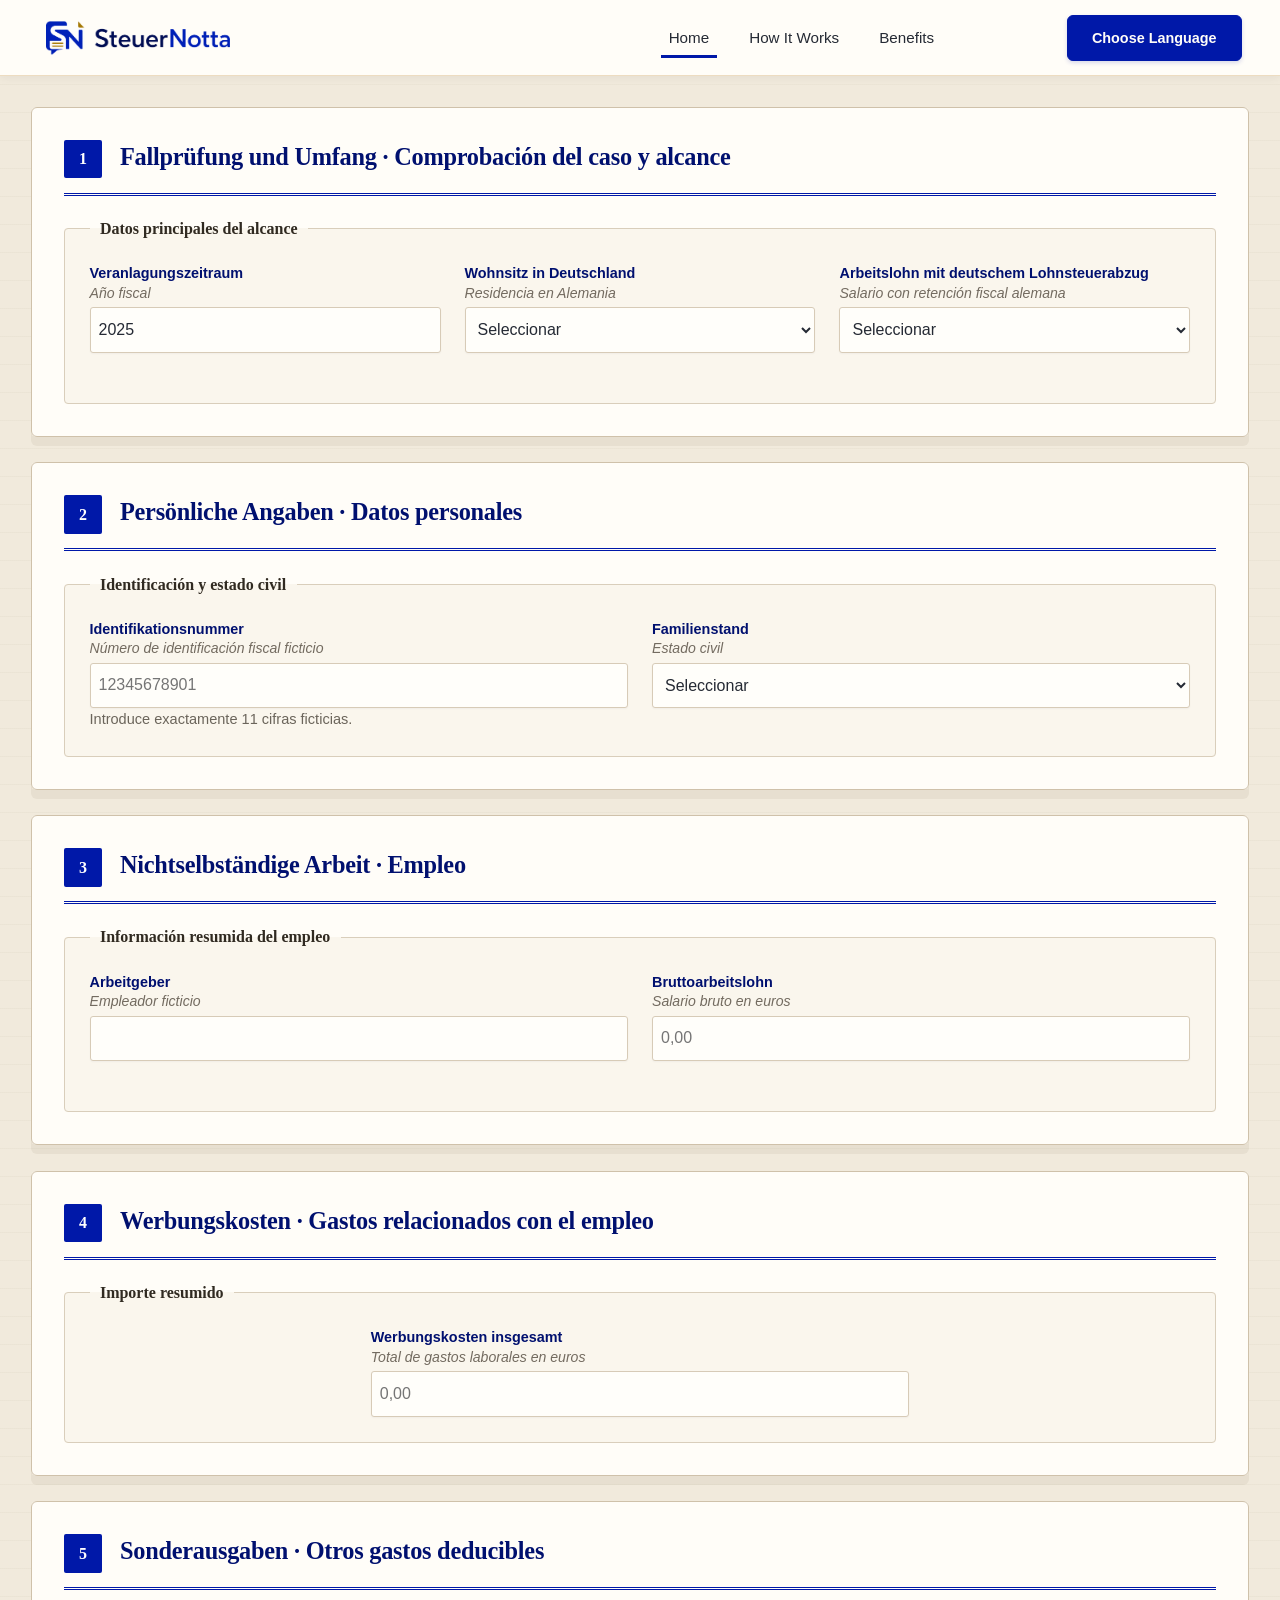
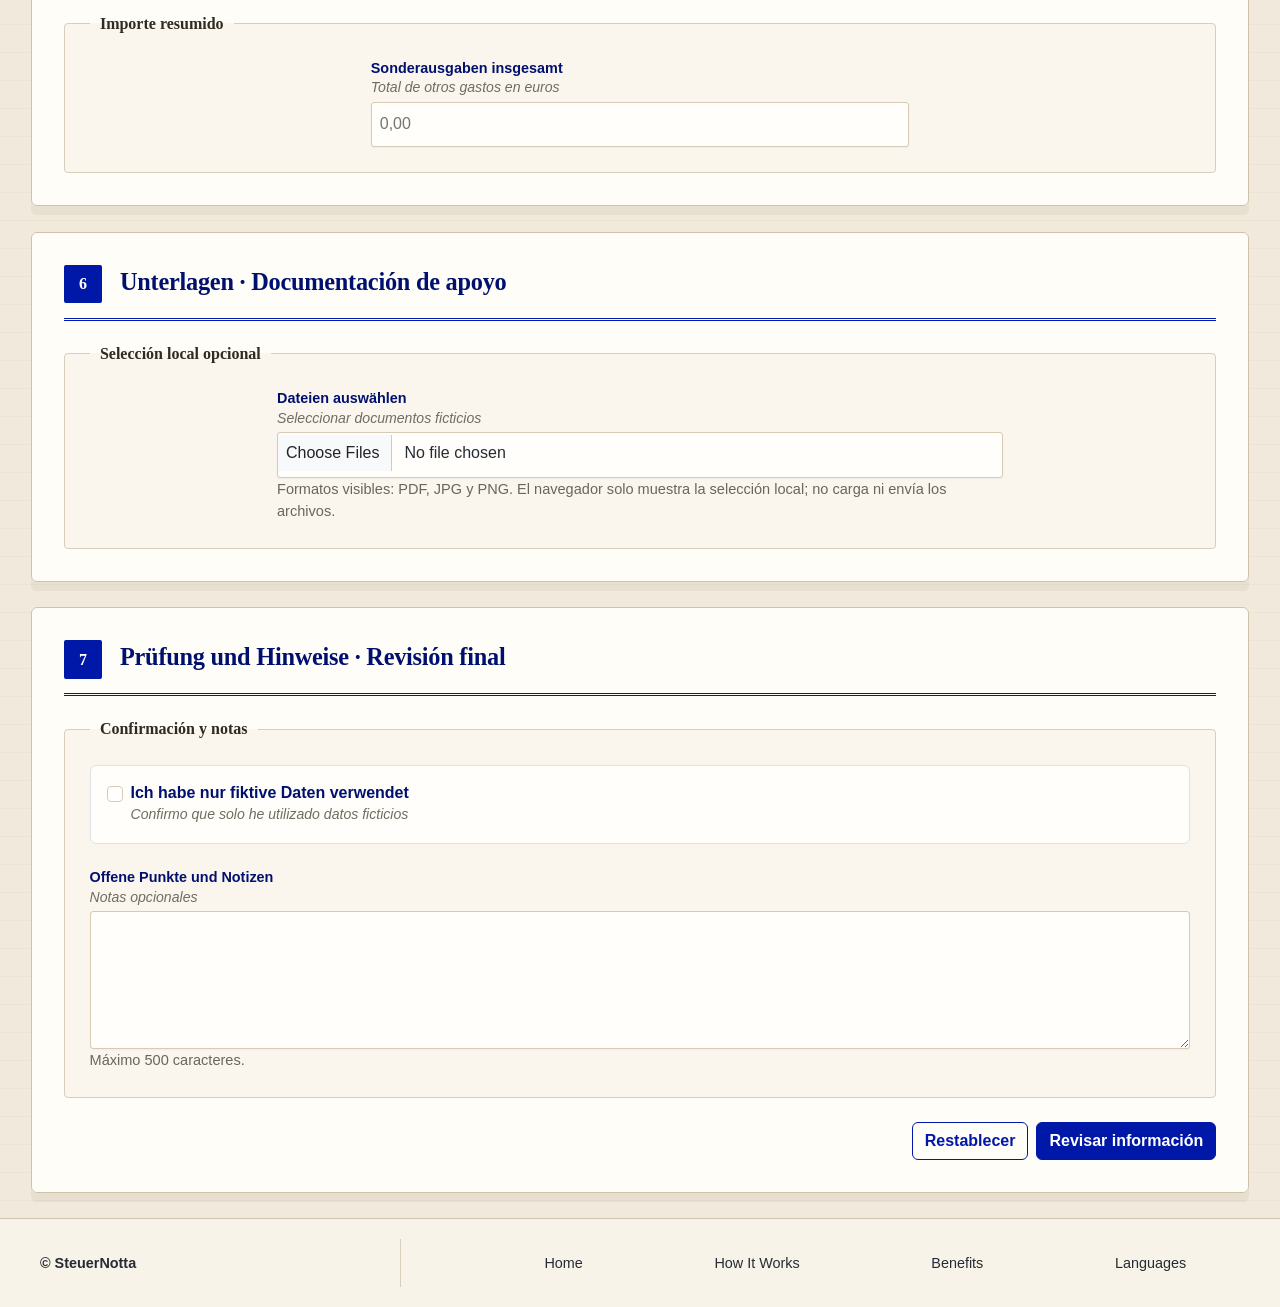
<file: form-es-de.html>
<!doctype html>
<html lang="es">

<head>
    <meta charset="utf-8">
    <meta name="viewport" content="width=device-width,initial-scale=1">
    <meta name="description"
        content="Borrador simplificado del formulario SteuerNotta con términos fiscales en alemán y explicaciones en español.">
    <title>SteuerNotta — Form-es/de</title>

    <!-- Favicon -->
    <link rel="icon" type="image/png" sizes="32x32" href="assets/images/favicon-steuernotta-internal-white.ico">

    <!-- Bootstrap CSS -->
    <link href="https://cdn.jsdelivr.net/npm/bootstrap@5.3.8/dist/css/bootstrap.min.css" rel="stylesheet"
        integrity="sha384-sRIl4kxILFvY47J16cr9ZwB07vP4J8+LH7qKQnuqkuIAvNWLzeN8tE5YBujZqJLB" crossorigin="anonymous">

    <!-- Project CSS -->
    <link href="assets/css/styleform.css" rel="stylesheet">
</head>

<body>
    <a class="visually-hidden-focusable" href="#main-content">Saltar al contenido principal</a>

    <!-- =========================================================
         Navbar
         ========================================================= -->
    <nav id="navbar" class="navbar navbar-expand-lg fixed-top" data-bs-theme="dark">
        <div class="container">
            <a class="navbar-brand" href="index.html">
                <img src="assets/images/steuernotta-navbar-logo-1000x250.webp" alt="Logo SteuerNotta" class="logo"
                    width="1000" height="250" decoding="async">
            </a>
            <button class="navbar-toggler" type="button" data-bs-toggle="collapse" data-bs-target="#navbarNav"
                aria-controls="navbarNav" aria-expanded="false" aria-label="Abrir navegación">
                <span class="navbar-toggler-icon"></span>
            </button>
            <div class="collapse navbar-collapse" id="navbarNav">
                <ul class="navbar-nav ms-auto">
                    <li class="nav-item">
                        <a class="nav-link active" href="index.html">Home</a>
                    </li>
                    <li class="nav-item">
                        <a class="nav-link" href="index.html#how-it-works">How it works</a>
                    </li>
                    <li class="nav-item">
                        <a class="nav-link" href="index.html#benefits">Benefits</a>
                    </li>
                    <li class="nav-item">
                        <a href="index.html#languages" class="btn ms-lg-3 custom-button-filled">Choose language</a>
                    </li>
                </ul>
            </div>
        </div>
    </nav>

    <main id="main-content">
        <h1 class="visually-hidden">Formulario SteuerNotta en alemán y español</h1>

        <form id="fallprufung-form" class="needs-validation" autocomplete="off" novalidate
            aria-label="Borrador simplificado del formulario SteuerNotta en alemán y español">

            <!-- =========================================================
                 1. Case review and scope
                 ========================================================= -->
            <fieldset class="form-section" data-field-group="FULL-SCOPE">
                <legend>
                    <strong>1</strong>
                    <span lang="de">Fallprüfung und Umfang</span> · Comprobación del caso y alcance
                </legend>

                <fieldset class="field-group">
                    <legend>Datos principales del alcance</legend>

                    <div class="row g-4 align-items-stretch">
                        <div class="field col-12 col-md-6 col-lg-4 d-flex flex-column">
                            <label for="full-scope-year">
                                <span class="textde" lang="de">Veranlagungszeitraum</span><br>
                                <span class="textes">Año fiscal</span>
                            </label>
                            <input id="full-scope-year" name="full_scope_year" type="text" value="2025" readonly>
                        </div>

                        <div class="field col-12 col-md-6 col-lg-4 d-flex flex-column">
                            <label for="full-scope-residence">
                                <span class="textde" lang="de">Wohnsitz in Deutschland</span><br>
                                <span class="textes">Residencia en Alemania</span>
                            </label>
                            <select id="full-scope-residence" name="full_scope_residence" required
                                aria-describedby="full-scope-residence-error">
                                <option value="">Seleccionar</option>
                                <option value="yes">Ja / Sí</option>
                                <option value="partial">Teilweise / Parte del año</option>
                                <option value="no">Nein / No</option>
                            </select>
                            <div id="full-scope-residence-error" class="invalid-feedback">
                                Selecciona una opción para continuar.
                            </div>
                        </div>

                        <div class="field col-12 col-md-6 col-lg-4 d-flex flex-column">
                            <label for="full-scope-german-wages">
                                <span class="textde" lang="de">Arbeitslohn mit deutschem Lohnsteuerabzug</span><br>
                                <span class="textes">Salario con retención fiscal alemana</span>
                            </label>
                            <select id="full-scope-german-wages" name="full_scope_german_wages" required
                                aria-describedby="full-scope-german-wages-error">
                                <option value="">Seleccionar</option>
                                <option value="yes">Ja / Sí</option>
                                <option value="no">Nein / No</option>
                            </select>
                            <div id="full-scope-german-wages-error" class="invalid-feedback">
                                Selecciona una opción para continuar.
                            </div>
                        </div>
                    </div>
                </fieldset>
            </fieldset>

            <!-- =========================================================
                 2. Personal information
                 ========================================================= -->
            <fieldset class="form-section" data-field-group="FULL-MAIN">
                <legend>
                    <strong>2</strong>
                    <span lang="de">Persönliche Angaben</span> · Datos personales
                </legend>

                <fieldset class="field-group">
                    <legend>Identificación y estado civil</legend>

                    <div class="row g-4 align-items-stretch">
                        <div class="field col-12 col-md-6 d-flex flex-column">
                            <label for="full-main-tax-id">
                                <span class="textde" lang="de">Identifikationsnummer</span><br>
                                <span class="textes">Número de identificación fiscal ficticio</span>
                            </label>
                            <input id="full-main-tax-id" name="full_main_tax_id" type="text" inputmode="numeric"
                                maxlength="11" pattern="[0-9]{11}" placeholder="12345678901" required
                                aria-describedby="full-main-tax-id-help full-main-tax-id-error">
                            <div id="full-main-tax-id-error" class="invalid-feedback">
                                Introduce exactamente 11 cifras ficticias.
                            </div>
                            <p id="full-main-tax-id-help" class="field-note">Introduce exactamente 11 cifras ficticias.
                            </p>
                        </div>

                        <div class="field col-12 col-md-6 d-flex flex-column">
                            <label for="full-main-marital-status">
                                <span class="textde" lang="de">Familienstand</span><br>
                                <span class="textes">Estado civil</span>
                            </label>
                            <select id="full-main-marital-status" name="full_main_marital_status" required
                                aria-describedby="full-main-marital-status-error">
                                <option value="">Seleccionar</option>
                                <option value="single">Ledig / Soltero/a</option>
                                <option value="married">Verheiratet / Casado/a</option>
                                <option value="registered_partnership">Lebenspartnerschaft / Pareja registrada</option>
                                <option value="separated">Getrennt / Separado/a</option>
                                <option value="divorced">Geschieden / Divorciado/a</option>
                                <option value="widowed">Verwitwet / Viudo/a</option>
                            </select>
                            <div id="full-main-marital-status-error" class="invalid-feedback">
                                Selecciona un estado civil para continuar.
                            </div>
                        </div>
                    </div>
                </fieldset>
            </fieldset>

            <!-- =========================================================
                 3. Employment income
                 ========================================================= -->
            <fieldset class="form-section" data-field-group="FULL-EMP">
                <legend>
                    <strong>3</strong>
                    <span lang="de">Nichtselbständige Arbeit</span> · Empleo
                </legend>

                <fieldset class="field-group">
                    <legend>Información resumida del empleo</legend>

                    <div class="row g-4 align-items-stretch">
                        <div class="field col-12 col-md-6 d-flex flex-column">
                            <label for="full-emp-employer">
                                <span class="textde" lang="de">Arbeitgeber</span><br>
                                <span class="textes">Empleador ficticio</span>
                            </label>
                            <input id="full-emp-employer" name="full_emp_employer" type="text" maxlength="80" required
                                aria-describedby="full-emp-employer-error">
                            <div id="full-emp-employer-error" class="invalid-feedback">
                                Introduce un empleador ficticio.
                            </div>
                        </div>

                        <div class="field col-12 col-md-6 d-flex flex-column">
                            <label for="full-emp-gross-wages">
                                <span class="textde" lang="de">Bruttoarbeitslohn</span><br>
                                <span class="textes">Salario bruto en euros</span>
                            </label>
                            <input id="full-emp-gross-wages" name="full_emp_gross_wages" type="number" inputmode="decimal"
                                min="0" step="0.01" placeholder="0,00" required
                                aria-describedby="full-emp-gross-wages-error">
                            <div id="full-emp-gross-wages-error" class="invalid-feedback">
                                Introduce un importe válido igual o superior a 0.
                            </div>
                        </div>
                    </div>
                </fieldset>
            </fieldset>

            <!-- =========================================================
                 4. Work-related expenses
                 ========================================================= -->
            <fieldset class="form-section" data-field-group="FULL-WORK">
                <legend>
                    <strong>4</strong>
                    <span lang="de">Werbungskosten</span> · Gastos relacionados con el empleo
                </legend>

                <fieldset class="field-group">
                    <legend>Importe resumido</legend>

                    <div class="row g-4 justify-content-center">
                        <div class="field col-12 col-md-6 d-flex flex-column">
                            <label for="full-work-expenses">
                                <span class="textde" lang="de">Werbungskosten insgesamt</span><br>
                                <span class="textes">Total de gastos laborales en euros</span>
                            </label>
                            <input id="full-work-expenses" name="full_work_expenses" type="number" inputmode="decimal"
                                min="0" step="0.01" placeholder="0,00"
                                aria-describedby="full-work-expenses-error">
                            <div id="full-work-expenses-error" class="invalid-feedback">
                                Introduce un importe válido igual o superior a 0.
                            </div>
                        </div>
                    </div>
                </fieldset>
            </fieldset>

            <!-- =========================================================
                 5. Additional deductions
                 ========================================================= -->
            <fieldset class="form-section" data-field-group="FULL-DED">
                <legend>
                    <strong>5</strong>
                    <span lang="de">Sonderausgaben</span> · Otros gastos deducibles
                </legend>

                <fieldset class="field-group">
                    <legend>Importe resumido</legend>

                    <div class="row g-4 justify-content-center">
                        <div class="field col-12 col-md-6 d-flex flex-column">
                            <label for="full-ded-special-expenses">
                                <span class="textde" lang="de">Sonderausgaben insgesamt</span><br>
                                <span class="textes">Total de otros gastos en euros</span>
                            </label>
                            <input id="full-ded-special-expenses" name="full_ded_special_expenses" type="number"
                                inputmode="decimal" min="0" step="0.01" placeholder="0,00"
                                aria-describedby="full-ded-special-expenses-error">
                            <div id="full-ded-special-expenses-error" class="invalid-feedback">
                                Introduce un importe válido igual o superior a 0.
                            </div>
                        </div>
                    </div>
                </fieldset>
            </fieldset>

            <!-- =========================================================
                 6. Supporting documents
                 ========================================================= -->
            <fieldset class="form-section" data-field-group="FULL-DOC">
                <legend>
                    <strong>6</strong>
                    <span lang="de">Unterlagen</span> · Documentación de apoyo
                </legend>

                <fieldset class="field-group">
                    <legend>Selección local opcional</legend>

                    <div class="row g-4 justify-content-center">
                        <div class="field col-12 col-md-8 d-flex flex-column">
                            <label for="full-doc-files">
                                <span class="textde" lang="de">Dateien auswählen</span><br>
                                <span class="textes">Seleccionar documentos ficticios</span>
                            </label>
                            <input id="full-doc-files" class="form-control" name="full_doc_files[]" type="file"
                                accept=".pdf,.jpg,.jpeg,.png" multiple aria-describedby="full-doc-files-help">
                            <p id="full-doc-files-help" class="field-note">
                                Formatos visibles: PDF, JPG y PNG. El navegador solo muestra la selección local; no
                                carga ni envía los archivos.
                            </p>
                        </div>
                    </div>
                </fieldset>
            </fieldset>

            <!-- =========================================================
                 7. Final review
                 ========================================================= -->
            <fieldset class="form-section form-section--review" data-field-group="FULL-REVIEW">
                <legend>
                    <strong>7</strong>
                    <span lang="de">Prüfung und Hinweise</span> · Revisión final
                </legend>

                <fieldset class="field-group">
                    <legend>Confirmación y notas</legend>

                    <div class="review-check border rounded p-3 mb-4">
                        <div class="form-check mb-0">
                            <input id="full-review-confirmed" class="form-check-input" name="full_review_confirmed"
                                type="checkbox" value="1" required aria-describedby="full-review-confirmed-error">
                            <label class="form-check-label" for="full-review-confirmed">
                                <span class="textde" lang="de">Ich habe nur fiktive Daten verwendet</span><br>
                                <span class="textes">Confirmo que solo he utilizado datos ficticios</span>
                            </label>
                            <div id="full-review-confirmed-error" class="invalid-feedback">
                                Confirma que solo has utilizado datos ficticios.
                            </div>
                        </div>
                    </div>

                    <div class="field">
                        <label for="full-review-notes">
                            <span class="textde" lang="de">Offene Punkte und Notizen</span><br>
                            <span class="textes">Notas opcionales</span>
                        </label>
                        <textarea id="full-review-notes" class="form-control" name="full_review_notes" rows="5"
                            maxlength="500" aria-describedby="full-review-notes-help"></textarea>
                        <p id="full-review-notes-help" class="field-note">Máximo 500 caracteres.</p>
                    </div>
                </fieldset>

                <div class="form-actions mt-4">
                    <div class="d-grid gap-2 d-sm-flex justify-content-sm-end">
                        <button id="full-review-reset" class="btn btn-outline-secondary"
                            type="reset">Restablecer</button>
                        <button id="full-review-submit" class="btn btn-primary" type="submit">Revisar
                            información</button>
                    </div>
                </div>
            </fieldset>
        </form>
    </main>

    <!-- =========================================================
         Successful review modal
         ========================================================= -->
    <div class="modal fade" id="reviewSuccessModal" tabindex="-1" role="dialog"
        aria-labelledby="reviewSuccessModalLabel" aria-hidden="true">
        <div class="modal-dialog modal-dialog-centered">
            <div class="modal-content">
                <div class="modal-header">
                    <h2 class="modal-title fs-5" id="reviewSuccessModalLabel">Información enviada correctamente</h2>
                </div>
                <div class="modal-body">
                    <p class="mb-0">La información se ha enviado correctamente para su revisión.</p>
                </div>
                <div class="modal-footer">
                    <a class="btn btn-primary" href="index.html">Volver a la página principal</a>
                </div>
            </div>
        </div>
    </div>

    <!-- =========================================================
         Footer
         ========================================================= -->
    <footer id="footer">
        <div class="container">
            <p class="footer-copyright">&copy; SteuerNotta</p>
            <nav class="footer-navigation" aria-label="Footer navigation">
                <a href="index.html#header">Home</a>
                <a href="index.html#how-it-works">How It Works</a>
                <a href="index.html#benefits">Benefits</a>
                <a href="index.html#languages">Languages</a>
            </nav>
        </div>
    </footer>

    <!-- Bootstrap JS -->
    <script src="https://cdn.jsdelivr.net/npm/bootstrap@5.3.8/dist/js/bootstrap.bundle.min.js"
        integrity="sha384-FKyoEForCGlyvwx9Hj09JcYn3nv7wiPVlz7YYwJrWVcXK/BmnVDxM+D2scQbITxI"
        crossorigin="anonymous"></script>

    <!-- Form validation and successful review modal -->
    <script>
        const reviewForm = document.querySelector("#fallprufung-form");
        const reviewModalElement = document.querySelector("#reviewSuccessModal");

        // Validate every constrained field before opening the review modal.
        reviewForm.addEventListener("submit", function (event) {
            event.preventDefault();

            // Display feedback for every invalid field.
            reviewForm.classList.add("was-validated");

            if (!reviewForm.checkValidity()) {
                // Move keyboard focus to the first invalid field.
                const firstInvalidField = reviewForm.querySelector("input:invalid, select:invalid, textarea:invalid");
                firstInvalidField.focus();
                return;
            }

            // Open the confirmation modal only after validation succeeds.
            const reviewModal = bootstrap.Modal.getOrCreateInstance(reviewModalElement);
            reviewModal.show();
        });

        // Hide validation feedback when the form is reset.
        reviewForm.addEventListener("reset", function () {
            reviewForm.classList.remove("was-validated");
        });
    </script>
</body>

</html>
</file>
<file: assets/css/style.css>
/* =========================================================
   CSS Variables
   ========================================================= */

:root {

  /* Fonts */
    --font-heading: Georgia, "Times New Roman", serif;
    --font-body: Inter, "Segoe UI", Roboto, Helvetica, Arial, sans-serif;

    /* Main cobalt used for primary actions and highlights. */
    --color-primary: #0018a8;

    /* Muted amber used for decorative accents. */
    --color-accent: #b7791f;

    /* Dark text used when the amber accent becomes a background. */
    --color-on-accent: #111111;

    /* Warm ivory used for page backgrounds. */
    --color-background: #f8f3e8;

    /* Light paper color used for cards and content surfaces. */
    --color-surface: #fffdf8;

    /* Dark charcoal used for primary text. */
    --color-text: #252a34;

}


/* =========================================================
   GENERAL STYLES
   ========================================================= */

html {
    /* Smooths navigation while respecting each section's scroll margin. */
    scroll-behavior: smooth;
}

body {
    /* Keeps the page below the fixed navbar. */
    padding-top: 4.75rem;
    background-color: var(--color-surface);
    color: var(--color-text);
    font-family: var(--font-body);
}

.custom-button-outline {
    /* Creates the reusable outlined button. */
    min-width: 8.5rem;
    padding: 0.75rem 1.25rem;
    border: 2px solid var(--color-primary);
    border-radius: 0.375rem;
    background-color: var(--color-surface);
    color: var(--color-primary);
    font-weight: 600;
}

.custom-button-outline:hover {
    /* Changes the button color when the mouse is over it. */
    border-color: var(--color-accent);
    background-color: var(--color-accent);
    color: var(--color-on-accent);
}


/* =========================================================
   NAVBAR
   ========================================================= */

#navbar {
    /* Aligns Bootstrap's navbar colors with the site palette. */
    --bs-navbar-color: var(--color-text);
    --bs-navbar-hover-color: var(--color-primary);
    --bs-navbar-active-color: var(--color-text);
    --bs-navbar-toggler-border-color: var(--color-primary);
    --bs-navbar-toggler-icon-bg: url("data:image/svg+xml,%3csvg xmlns='http://www.w3.org/2000/svg' viewBox='0 0 30 30'%3e%3cpath stroke='%230018a8' stroke-linecap='round' stroke-miterlimit='10' stroke-width='2' d='M4 7h22M4 15h22M4 23h22'/%3e%3c/svg%3e");

    /* Sets the navbar proportions and paper-like appearance. */
    min-height: 4.75rem;
    padding-block: 0.625rem;
    border-bottom: 1px solid color-mix(
        in srgb,
        var(--color-accent) 25%,
        transparent
    );
    background-color: var(--color-surface);
    box-shadow: 0 0.125rem 0.5rem
        color-mix(in srgb, var(--color-text) 6%, transparent);

    /* Applies the body font to every navigation element. */
    font-family: var(--font-body);
}

#navbar > .container {
    /* Lets the navbar use the browser width shown in the design. */
    width: 100%;
    max-width: none;
    padding-inline: clamp(1rem, 3vw, 2.5rem);
}

#navbar .navbar-brand {
    /* Removes Bootstrap spacing around the existing logo. */
    display: flex;
    margin: 0;
    padding: 0;
    align-items: center;
}

#navbar .logo {
    /* Scales the existing logo to the reference navbar height. */
    display: block;
    width: 12.5rem;
    max-width: 100%;
    height: auto;
    margin: 0;
}

#navbar .navbar-collapse {
    /* Vertically centers the links and call to action. */
    align-items: center;
}

#navbar .navbar-nav {
    /* Creates the wide editorial spacing between desktop links. */
    align-items: center;
    column-gap: 2.5rem;
}

#navbar .nav-link {
    /* Creates the positioning context for the active underline. */
    position: relative;

    /* Removes Bootstrap's horizontal link padding. */
    padding: 0.7rem 0 0.65rem !important;

    /* Applies the navigation typography. */
    color: var(--color-text) !important;
    font-size: 0.95rem;
    font-weight: 500;
    line-height: 1.25;
    text-transform: capitalize;
    white-space: nowrap;

    /* Smooths the link color change. */
    transition: color 160ms ease;
}

#navbar .nav-link:hover,
#navbar .nav-link:focus-visible {
    /* Highlights interactive links with the cobalt color. */
    color: var(--color-primary) !important;
}

#navbar .nav-link.active::after {
    /* Draws the cobalt indicator below the current page. */
    content: "";
    position: absolute;
    right: -0.5rem;
    bottom: 0;
    left: -0.5rem;
    height: 0.1875rem;
    background-color: var(--color-primary);
}

#navbar .custom-button-filled {
    /* Centers the button label inside a consistent desktop width. */
    display: inline-flex;
    min-width: 8.5rem;
    min-height: 2.875rem;
    margin-left: clamp(2rem, 6vw, 6rem);
    padding: 0.7rem 1.5rem;
    align-items: center;
    justify-content: center;

    /* Applies the cobalt primary action appearance. */
    border: 1px solid var(--color-primary);
    border-radius: 0.375rem;
    background-color: var(--color-primary);
    color: var(--color-surface);
    box-shadow: 0 0.125rem 0.25rem
        color-mix(in srgb, var(--color-primary) 16%, transparent);

    /* Styles the button label like the reference. */
    font-size: 0.9rem;
    font-weight: 600;
    line-height: 1.25;
    text-decoration: none;
    text-transform: capitalize;

    /* Smooths button interaction feedback. */
    transition:
        background-color 160ms ease,
        border-color 160ms ease,
        box-shadow 160ms ease;
}

#navbar .custom-button-filled:hover {
    /* Darkens the primary action on pointer hover. */
    border-color: color-mix(
        in srgb,
        var(--color-primary) 88%,
        var(--color-text)
    );
    background-color: color-mix(
        in srgb,
        var(--color-primary) 88%,
        var(--color-text)
    );
    color: var(--color-surface);
}

#navbar .custom-button-filled:focus-visible,
#navbar .navbar-toggler:focus-visible {
    /* Adds a visible keyboard focus ring. */
    outline: 0.1875rem solid transparent;
    box-shadow: 0 0 0 0.25rem
        color-mix(in srgb, var(--color-primary) 20%, transparent);
}

#navbar .navbar-toggler {
    /* Gives the mobile menu control a compact branded outline. */
    padding: 0.4rem 0.55rem;
    border-color: var(--color-primary);
}

#navbar .navbar-toggler-icon {
    /* Overrides the dark-theme icon inherited from the HTML attribute. */
    background-image: url("data:image/svg+xml,%3csvg xmlns='http://www.w3.org/2000/svg' viewBox='0 0 30 30'%3e%3cpath stroke='%230018a8' stroke-linecap='round' stroke-miterlimit='10' stroke-width='2' d='M4 7h22M4 15h22M4 23h22'/%3e%3c/svg%3e") !important;
}


/* =========================================================
   HEADER AND CAROUSEL
   ========================================================= */

#header {
    /* Uses the complete browser width like the mockup. */
    width: 100%;
    max-width: none;
    padding: 1.5rem 1.75rem 2rem;
    scroll-margin-top: 4.75rem;
    background-color: var(--color-surface);
}

#header .row {
    /* Vertically aligns the text and the carousel. */
    align-items: center;
}

#header .row > div:first-child {
    /* Keeps the header copy aligned with the left edge. */
    text-align: left !important;
}

#header .lead {
    /* Styles the main header text. */
    margin-bottom: 1.25rem;
    color: var(--color-text);
    font-family: var(--font-heading);
    font-size: 2rem;
    font-weight: 400;
    line-height: 1.08;
}

#header p:not(.lead) {
    /* Styles the introductory paragraph. */
    max-width: 34rem;
    margin-top: 0 !important;
    margin-bottom: 1.5rem !important;
    font-size: 1rem;
    line-height: 1.65;
}

#header .custom-button-outline {
    /* Stacks both actions on small screens. */
    display: block;
    width: 100%;
    margin-bottom: 0.75rem !important;
}

#header .custom-button-outline:first-of-type {
    /* Turns the first action into the primary button. */
    background-color: var(--color-primary);
    color: white;
}

#header .custom-button-outline:first-of-type::after {
    /* Adds the arrow shown in the mockup. */
    content: "\2192";
    margin-left: 0.75rem;
    font-size: 1.25rem;
}

#header .custom-button-outline:last-of-type::before {
    /* Adds the play symbol shown in the mockup. */
    content: "\25B7";
    margin-right: 0.5rem;
    font-size: 1.1rem;
}

#carouselExampleAutoplaying {
    /* Separates the carousel from the text on mobile. */
    margin-top: 1rem;
}

#carouselExampleAutoplaying .carousel-inner {
    /* Creates the amber frame around the images. */
    padding: 0px;
    border: 1px solid var(--color-accent);
    border-radius: 0.5rem;
    background-color: var(--color-surface);
}

#carouselExampleAutoplaying .carousel-item img {
    /* Crops the square images into the landscape header shape. */
    height: 13rem;
    border-radius: 0.25rem;
    object-fit: cover;
}

#carouselExampleAutoplaying .carousel-control-prev,
#carouselExampleAutoplaying .carousel-control-next {
    /* Changes the Bootstrap controls into white circles. */
    width: 2.75rem;
    height: 2.75rem;
    top: 50%;
    border: 1px solid var(--color-text);
    border-radius: 50%;
    background-color: var(--color-surface);
    opacity: 1;
    transform: translateY(-50%);
}

#carouselExampleAutoplaying .carousel-control-prev {
    /* Moves the previous control slightly outside the image frame. */
    left: -0.5rem;
}

#carouselExampleAutoplaying .carousel-control-next {
    /* Moves the next control slightly outside the image frame. */
    right: -0.5rem;
}

#carouselExampleAutoplaying .carousel-control-prev-icon,
#carouselExampleAutoplaying .carousel-control-next-icon {
    /* Changes Bootstrap's white arrows to dark arrows. */
    width: 1.25rem;
    height: 1.25rem;
    filter: brightness(0);
}

#carouselExampleAutoplaying .carousel-indicators {
    /* Places the functional slide indicators below the framed image. */
    position: static;
    gap: 0.5rem;
    margin: 0.5rem 0 0;
}

#carouselExampleAutoplaying .carousel-indicators [data-bs-target] {
    /* Creates a 24px touch target while keeping the visible cobalt dot small. */
    position: relative;
    width: 1.5rem;
    height: 1.5rem;
    margin: 0;
    border: 0;
    background-color: transparent;
    opacity: 1;
}

#carouselExampleAutoplaying .carousel-indicators [data-bs-target]::before {
    /* Draws the small visual indicator inside the larger button. */
    position: absolute;
    width: 0.5rem;
    height: 0.5rem;
    border-radius: 50%;
    background-color: var(--color-primary);
    content: "";
    inset: 50% auto auto 50%;
    opacity: 0.35;
    transform: translate(-50%, -50%);
}

#carouselExampleAutoplaying .carousel-indicators .active::before {
    /* Identifies the illustration currently displayed. */
    opacity: 1;
}


/* =========================================================
   PROBLEM SECTION
   ========================================================= */

#problem {
    /* Extends the section across the complete browser width. */
    width: 100%;
    max-width: none;
    padding: 0;
    border-top: 1px solid #e4d3b5;
    border-bottom: 1px solid #e4d3b5;
    background-color: var(--color-background);
}

#problem .row {
    /* Removes Bootstrap's outer spacing and centers both columns. */
    margin: 0;
    align-items: center;
}

#problem .row > div {
    /* Removes the default gap between the image and the text. */
    padding: 0;
}

#problem .problem-picture,
#problem img {
    /* Makes the responsive picture fill its complete column. */
    display: block;
    width: 100%;
}

#problem img {
    /* Preserves the natural proportion of the selected image. */
    height: auto;
    object-fit: contain;
    object-position: center;
}

#problem .row > div:last-child {
    /* Adds breathing room around the written content. */
    padding: 1.75rem;
}

#problem h2 {
    /* Applies the editorial heading style from the mockup. */
    margin-bottom: 1rem;
    color: var(--color-text);
    font-family: var(--font-heading);
    font-size: 1.75rem;
    font-weight: 400;
    line-height: 1.1;
}

#problem p {
    /* Makes the explanatory text comfortable to read. */
    max-width: 34rem;
    margin-bottom: 1.5rem;
    font-size: 1rem;
    line-height: 1.6;
}

#problem ul {
    /* Removes the browser's default list appearance. */
    margin: 0;
    padding: 0;
    list-style: none;
}

#problem li {
    /* Aligns every sentence with its check symbol. */
    display: flex;
    margin-bottom: 0.75rem;
    align-items: center;
    line-height: 1.4;
}

#problem li::before {
    /* Creates the amber circular check symbol. */
    content: "\2713";
    display: inline-flex;
    width: 1.25rem;
    min-width: 1.25rem;
    height: 1.25rem;
    margin-right: 0.75rem;
    border-radius: 50%;
    align-items: center;
    justify-content: center;
    background-color: var(--color-accent);
    color: var(--color-on-accent);
    font-size: 0.8rem;
    font-weight: 700;
}

/* =========================================================
   HOW IT WORKS SECTION
   ========================================================= */

#how-it-works {
    /* Separates the process from the surrounding page sections. */
    padding-right: 1.75rem;
    padding-left: 1.75rem;
    scroll-margin-top: 4.75rem;
    border-top: 1px solid #e4d3b5;
    border-bottom: 1px solid #e4d3b5;
    background-color: var(--color-surface);
}

#how-it-works .container {
    /* Limits the content width while keeping the section full width. */
    max-width: 75rem;
}

#how-it-works h2 {
    /* Applies the main editorial heading style. */
    margin-bottom: 0.75rem;
    color: var(--color-text);
    font-family: var(--font-heading);
    font-size: 2.75rem;
    font-weight: 400;
    line-height: 1.1;
}

#how-it-works .section-rule {
    /* Draws the short amber line below the section title. */
    width: 4.5rem;
    height: 0.125rem;
    background-color: var(--color-accent);
}

#how-it-works .process-step {
    /* Creates a positioning reference for each process connector. */
    position: relative;
    padding-right: 1rem;
    padding-left: 1rem;
}

#how-it-works .process-step:not(:last-child)::after {
    /* Connects each process step with a dashed line. */
    content: "";
    position: absolute;
    z-index: 0;
    top: 4.125rem;
    left: calc(50% + 5.25rem);
    width: calc(100% - 10.5rem);
    border-top: 2px dashed #6f747d;
}

#how-it-works .process-icon {
    /* Creates the rounded paper frame around every illustration. */
    position: relative;
    z-index: 1;
    display: flex;
    width: 10.5rem;
    height: 8.25rem;
    border: 1px solid #e4d3b5;
    border-radius: 1.25rem;
    align-items: center;
    justify-content: center;
    background-color: var(--color-surface);
}

#how-it-works .process-icon img {
    /* Gives all three process images the same dimensions. */
    width: 6.5rem;
    height: 6.5rem;
    object-fit: contain;
}

#how-it-works .process-number {
    /* Places the numbered cobalt circle over the image frame. */
    position: absolute;
    z-index: 2;
    top: -0.5rem;
    left: -1.5rem;
    display: flex;
    width: 2.75rem;
    height: 2.75rem;
    border-radius: 50%;
    align-items: center;
    justify-content: center;
    background-color: var(--color-primary);
    color: white;
    font-family: var(--font-heading);
    font-size: 1.4rem;
    font-weight: 700;
}

#how-it-works h3 {
    /* Styles the title below each process illustration. */
    margin-bottom: 0.5rem;
    color: var(--color-text);
    font-family: var(--font-heading);
    font-weight: 600;
}

#how-it-works .process-step p {
    /* Limits and centers each process description. */
    max-width: 19rem;
    margin: 0 auto;
    line-height: 1.6;
}

/* =========================================================
   BENEFITS SECTION
   ========================================================= */

#benefits {
    /* Extends the section background across the browser width. */
    width: 100%;
    max-width: none;
    padding: 2.25rem 2.5rem;
    scroll-margin-top: 4.75rem;
    border-top: 1px solid #e4d3b5;
    border-bottom: 1px solid #e4d3b5;
    background-color: var(--color-background);
}

#benefits .row {
    /* Centers the cards and controls the spacing between them. */
    max-width: 68rem;
    margin: 0 auto;
    --bs-gutter-x: 1.5rem;
    --bs-gutter-y: 0;
}

#benefits h2 {
    /* Applies the main editorial heading style. */
    margin-bottom: 1rem;
    color: var(--color-text);
    font-family: var(--font-heading);
    font-size: 2.5rem;
    font-weight: 400;
    line-height: 1.1;
}

#benefits h2::after {
    /* Draws the short amber line below the section title. */
    content: "";
    display: block;
    width: 4rem;
    height: 0.125rem;
    margin: 0.65rem auto 0;
    background-color: var(--color-accent);
}

#benefits .card {
    /* Creates the warm paper frame around every benefit. */
    height: 100%;
    min-height: 16.25rem;
    padding: 1rem;
    border: 1px solid #dfc79f;
    border-radius: 0.75rem;
    background-color: var(--color-surface);
    text-align: center;
}

#benefits .card-img-top {
    /* Gives all benefit illustrations the same dimensions. */
    width: 6.5rem;
    height: 6.5rem;
    margin: 0 auto;
    object-fit: contain;
}

#benefits .card-body {
    /* Removes excess Bootstrap spacing inside each card. */
    padding: 0.75rem 0 0;
}

#benefits .card-title {
    /* Styles the title of every benefit card. */
    margin-bottom: 0.6rem;
    color: var(--color-text);
    font-family: var(--font-heading);
    font-size: 1.25rem;
    font-weight: 400;
    line-height: 1.2;
}

#benefits .card-text {
    /* Styles and centers the benefit description. */
    margin: 0;
    font-size: 1rem;
    line-height: 1.55;
}

/* =========================================================
   LANGUAGES SECTION
   ========================================================= */

#languages {
    /* Extends the section across the browser width. */
    width: 100%;
    max-width: none;
    padding: 2.25rem 2.5rem;
    scroll-margin-top: 4.75rem;
    border-bottom: 1px solid #e4d3b5;
    background-color: var(--color-surface);
}

#languages .row {
    /* Centers the three language cards and controls their spacing. */
    max-width: 48rem;
    margin: 0 auto;
    --bs-gutter-x: 2rem;
    --bs-gutter-y: 0;
}

#languages h2 {
    /* Applies the main editorial heading style. */
    margin-bottom: 1rem;
    color: var(--color-text);
    font-family: var(--font-heading);
    font-size: 2.5rem;
    font-weight: 400;
    line-height: 1.1;
    text-transform: capitalize;
}

#languages h2::after {
    /* Draws the short amber line below the section title. */
    content: "";
    display: block;
    width: 4rem;
    height: 0.125rem;
    margin: 0.65rem auto 0;
    background-color: var(--color-accent);
}

#languages .card {
    /* Creates the warm paper frame around every language option. */
    height: 100%;
    min-height: 13.75rem;
    padding: 0.75rem 1rem;
    border: 1px solid #dfc79f;
    border-radius: 0.75rem;
    background-color: var(--color-surface);
    text-align: center;
}

#languages .card-img-top {
    /* Gives all flag illustrations the same dimensions. */
    width: 9rem;
    height: 9rem;
    margin: 0 auto -1rem;
    object-fit: contain;
}

#languages .card-body {
    /* Removes excess Bootstrap spacing inside each card. */
    padding: 0;
}

#languages .card-text {
    /* Styles the language name below each illustration. */
    margin: 0;
    color: var(--color-text);
    font-family: var(--font-heading);
    font-size: 1rem;
    line-height: 1.3;
}

#languages .btn-primary {
    /* Creates the cobalt action button inside every language card. */
    display: flex;
    width: 100%;
    max-width: 11rem;
    min-height: 2.4rem;
    margin: 0.5rem auto 0;
    padding: 0.5rem 1rem;
    border-color: var(--color-primary);
    align-items: center;
    justify-content: center;
    background-color: var(--color-primary);
    color: white;
    font-weight: 600;
}

#languages .btn-primary::after {
    /* Adds the directional arrow shown in the design. */
    content: "\2192";
    margin-left: 0.75rem;
    font-size: 1.15rem;
    line-height: 1;
}

#languages .btn-primary:hover {
    /* Uses the amber accent when the button is hovered. */
    border-color: var(--color-accent);
    background-color: var(--color-accent);
    color: var(--color-on-accent);
}


/* =========================================================
   FOOTER
   ========================================================= */

#footer {
    /* Keeps the footer at the bottom of short pages. */
    width: 100%;
    margin-top: auto;
    padding: 1.25rem 2.5rem;

    /* Creates the warm footer surface. */
    border-top: 1px solid #e4d3b5;
    background-color: var(--color-background);
}

#footer .container {
    /* Places the copyright and navigation on the same row. */
    display: flex;
    width: 100%;
    max-width: none;
    margin: 0 auto;
    padding: 0;
    align-items: center;
}

#footer .footer-copyright {
    /* Reserves the left side for the copyright. */
    flex: 0 0 30%;
    margin: 0;
    color: var(--color-text);
    font-size: 0.9rem;
    font-weight: 600;
}

#footer .footer-navigation {
    /* Distributes the footer links across the remaining space. */
    display: flex;
    min-height: 3rem;
    flex: 1;
    gap: 1.5rem;
    padding-left: clamp(2rem, 7vw, 6rem);
    border-left: 1px solid #d8ccb8;
    align-items: center;
    justify-content: space-around;
}

#footer .footer-navigation a {
    /* Applies the footer link typography. */
    color: var(--color-text);
    font-size: 0.9rem;
    font-weight: 500;
    text-decoration: none;
}

#footer .footer-navigation a:hover,
#footer .footer-navigation a:focus-visible {
    /* Highlights footer links during interaction. */
    color: var(--color-primary);
}



/* =========================================================
   MOBILE DEVICES
   ========================================================= */

@media screen and (max-width: 767.98px) {
    body {
        /* Matches the space used by the shorter mobile navbar. */
        padding-top: 4.25rem;
    }

/* =========================================================
     Navbar
   ========================================================= */

    #navbar {
        /* Slightly reduces the navbar height on small screens. */
        min-height: 4.25rem;
        padding-block: 0.5rem;
    }

    #navbar .logo {
        /* Keeps the logo proportional on narrow screens. */
        width: 11rem;
    }

    #navbar .navbar-collapse {
        /* Separates the expanded mobile menu from the header row. */
        margin-top: 0.5rem;
        padding: 0.75rem 0 0.5rem;
        border-top: 1px solid color-mix(
            in srgb,
            var(--color-accent) 20%,
            transparent
        );
    }

    #navbar .navbar-nav {
        /* Stacks mobile navigation items without desktop spacing. */
        align-items: stretch;
        gap: 0.25rem;
    }

    #navbar .nav-link {
        /* Increases the mobile link touch area. */
        padding: 0.75rem 0 !important;
    }

    #navbar .nav-link.active::after {
        /* Keeps the mobile active indicator compact. */
        right: auto;
        left: 0;
        width: 2.5rem;
    }

    #navbar .custom-button-filled {
        /* Makes the mobile call-to-action fill the menu width. */
        width: 100%;
        margin-top: 0.5rem;
        margin-left: 0;
    }

    /* =========================================================
       Responsive Header
       ========================================================= */

    #header {
        /* Keeps the header visible below the shorter mobile navbar. */
        scroll-margin-top: 4.25rem;
    }

    /* =========================================================
    How it works section
   ========================================================= */


    #how-it-works {
        /* Reduces the section spacing on mobile. */
        padding-top: 1rem !important;
        padding-bottom: 1rem !important;
    }

    #how-it-works h2 {
        /* Reduces the section title size. */
        margin-bottom: 0.5rem;
        font-size: 1.75rem;
    }

    #how-it-works .process-list {
        /* Removes Bootstrap spacing between the rows. */
        --bs-gutter-x: 0;
        --bs-gutter-y: 0;
    }

    #how-it-works .process-step {
        /* Places the icon and text next to each other. */
        display: grid;
        grid-template-columns: 5rem 1fr;
        grid-template-rows: auto auto;
        column-gap: 0.75rem;
        padding: 0.75rem;
        border: 1px solid #e4d3b5;
        border-radius: 0.5rem;
        align-items: center;
        text-align: left !important;
    }

    #how-it-works .process-step:nth-child(2) {
        /* Separates the middle step from the other mobile steps. */
        margin-top: 0.5rem;
        margin-bottom: 0.5rem;
    }

    #how-it-works .process-step:not(:last-child)::after {
        /* Hides the desktop connector lines. */
        display: none;
    }

    #how-it-works .process-icon {
        /* Positions the number and illustration together. */
        grid-column: 1;
        grid-row: 1 / 3;
        width: 5rem;
        height: 4rem;
        margin: 0 !important;
        border: none;
        justify-content: flex-end;
        background-color: transparent;
    }

    #how-it-works .process-icon img {
        /* Reduces all process images equally. */
        width: 3.25rem;
        height: 3.25rem;
    }

    #how-it-works .process-number {
        /* Places the number before the illustration. */
        top: 50%;
        left: 0;
        width: 1.75rem;
        height: 1.75rem;
        font-size: 1rem;
        transform: translateY(-50%);
    }

    #how-it-works h3 {
        /* Positions the step title beside the icon. */
        grid-column: 2;
        grid-row: 1;
        margin: 0 0 0.15rem;
        align-self: end;
        font-size: 1rem;
    }

    #how-it-works .process-step p {
        /* Positions the description below its title. */
        grid-column: 2;
        grid-row: 2;
        max-width: none;
        margin: 0;
        align-self: start;
        font-size: 0.8rem;
        line-height: 1.35;
    }

    /* =========================================================
       Benefits Section
       ========================================================= */

    #benefits {
        /* Reduces the section spacing on mobile screens. */
        padding: 1.5rem 1rem;
    }

    #benefits .row {
        /* Reduces the space between stacked benefit cards. */
        --bs-gutter-y: 0.75rem;
    }

    #benefits h2 {
        /* Reduces the section title size on mobile screens. */
        font-size: 1.75rem;
    }

    #benefits .card {
        /* Places the illustration beside the text on mobile. */
        display: grid;
        min-height: 0;
        grid-template-columns: 4rem 1fr;
        padding: 0.75rem;
        align-items: center;
        text-align: left;
    }

    #benefits .card-img-top {
        /* Reduces the benefit illustrations on mobile screens. */
        width: 3.5rem;
        height: 3.5rem;
    }

    #benefits .card-body {
        /* Adds space between the mobile illustration and text. */
        padding: 0 0 0 0.75rem;
    }

    #benefits .card-title {
        /* Reduces title spacing inside compact mobile cards. */
        margin-bottom: 0.25rem;
        font-size: 1rem;
    }

    #benefits .card-text {
        /* Reduces description text inside compact mobile cards. */
        font-size: 0.85rem;
        line-height: 1.35;
    }

    /* =========================================================
       Languages Section
       ========================================================= */

    #languages {
        /* Reduces the section spacing on mobile screens. */
        padding: 1.5rem 1rem;
    }

    #languages .row {
        /* Adds vertical space between the stacked language cards. */
        --bs-gutter-x: 0;
        --bs-gutter-y: 0.5rem;
    }

    #languages h2 {
        /* Reduces the section title size on mobile screens. */
        margin-bottom: 0.75rem;
        font-size: 1.75rem;
    }

    #languages .card {
        /* Places the illustration, language and button in one row. */
        display: grid;
        min-height: 0;
        grid-template-columns: 4rem 1fr;
        padding: 0.5rem 0.75rem;
        align-items: center;
        text-align: left;
    }

    #languages .card-img-top {
        /* Reduces the flag illustrations on mobile screens. */
        width: 3.5rem;
        height: 3.5rem;
        margin: 0;
    }

    #languages .card-body {
        /* Aligns the language name and button horizontally. */
        display: grid;
        grid-template-columns: 1fr 6.5rem;
        column-gap: 0.75rem;
        align-items: center;
    }

    #languages .card-text {
        /* Keeps the compact language label readable. */
        font-size: 0.9rem;
    }

    #languages .btn-primary {
        /* Makes the mobile language buttons more compact. */
        min-height: 2rem;
        margin: 0;
        padding: 0.35rem 0.5rem;
        font-size: 0.8rem;
    }

    /* =========================================================
       Footer
       ========================================================= */

    #footer {
        /* Reduces the footer spacing on mobile screens. */
        padding: 1rem;
    }

    #footer .container {
        /* Stacks the copyright and navigation vertically. */
        flex-direction: column;
        gap: 0.75rem;
        text-align: center;
    }

    #footer .footer-copyright {
        /* Removes the desktop column width. */
        flex: none;
    }

    #footer .footer-navigation {
        /* Wraps and centers the footer links on small screens. */
        width: 100%;
        min-height: 0;
        flex-wrap: wrap;
        gap: 0.5rem 1.25rem;
        padding: 0.75rem 0 0;
        border-top: 1px solid #d8ccb8;
        border-left: 0;
        justify-content: center;
    }

    #footer .footer-navigation a {
        /* Reduces the footer link size on mobile screens. */
        font-size: 0.8rem;
    }
}

/* =========================================================
   TABLET COLLAPSED NAVBAR
   ========================================================= */

@media screen and (min-width: 768px) and (max-width: 991.98px) {
    #navbar .navbar-nav {
        /* Aligns the tablet navigation links to the right. */
        align-items: flex-end;
    }

    #navbar .custom-button-filled {
        /* Centers the button and makes it fill the tablet menu. */
        width: 100%;
        margin-top: 0.5rem;
        margin-left: 0;
        justify-content: center;
    }
}

/* =========================================================
   TABLETS AND LARGER SCREENS
   ========================================================= */

@media screen and (min-width: 768px) {

/* =========================================================
   Responsive Header and Carousel
   ========================================================= */

    #header > .row > div:first-child {
        /* Gives the text column slightly less space. */
        width: 45%;
    }

    #header > .row > div:last-child {
        /* Gives the carousel slightly more space. */
        width: 55%;
    }

    #header .lead {
        /* Increases the main heading size on wider screens. */
        font-size: 2.125rem;
    }

    #header .custom-button-outline {
        /* Places both actions next to each other. */
        display: inline-block;
        width: 8.5rem;
        padding: 0.6rem 0.75rem;
        margin-right: 0.75rem;
        font-size: 0.9rem;
        line-height: 1.25;
    }

    #carouselExampleAutoplaying {
        /* Removes the mobile space when both columns are visible. */
        margin-top: 0;
    }

    #carouselExampleAutoplaying .carousel-item img {
        /* Makes carousel images taller on tablets. */
        height: 20.5rem;
    }

    #carouselExampleAutoplaying .carousel-control-prev {
        /* Places the previous control outside the tablet frame. */
        left: -1.25rem;
    }

    #carouselExampleAutoplaying .carousel-control-next {
        /* Places the next control outside the tablet frame. */
        right: -1.25rem;
    }

  /* =========================================================
     Responsive Problem Section
     ========================================================= */

    #problem .row > div:last-child {
        /* Adds more content spacing on tablet screens. */
        padding: 2rem 2.25rem;
    }

    #problem h2 {
        /* Increases the problem heading size on tablets. */
        font-size: 2rem;
    }

    /* =========================================================
       Responsive Benefits Section
       ========================================================= */

    #benefits .row {
        /* Matches the vertical card spacing to the horizontal gutter. */
        --bs-gutter-y: 1.5rem;
    }
}

/* =========================================================
   Laptops and Larger Screens
   ========================================================= */

@media screen and (min-width: 1200px) {

  /* =========================================================
   Responsive Header and Carousel
   ========================================================= */

    #header {
        /* Adds more space around the desktop header. */
        padding: 2rem;
    }

    #header .lead {
        /* Limits and enlarges the desktop header title. */
        max-width: 35rem;
        font-size: 3rem;
    }

    #carouselExampleAutoplaying .carousel-item img {
        /* Makes carousel images taller on large screens. */
        height: 26rem;
    }

  /* =========================================================
     Responsive Problem Section
     ========================================================= */

    #problem .row > div:last-child {
        /* Adds generous desktop spacing around the content. */
        padding: 3rem;
    }

    #problem h2 {
        /* Uses the large editorial heading size on desktop. */
        font-size: 2.25rem;
    }
}
</file>
<file: assets/css/styleform.css>
/* =========================================================
   CSS VARIABLES
   ========================================================= */

:root {
    /* Fonts */
    --font-heading: Georgia, "Times New Roman", serif;
    --font-body: Inter, "Segoe UI", Roboto, Helvetica, Arial, sans-serif;

    /* Brand colors */
    --color-primary: #0018a8;
    --color-primary-dark: #00106f;
    --color-primary-focus: rgba(0, 24, 168, 0.18);
    --color-primary-selection: rgba(0, 24, 168, 0.08);
    --color-accent: #b7791f;
    --color-on-accent: #111111;

    /* Backgrounds and surfaces */
    --color-page-background: #f1eadc;
    --color-page-line: rgba(96, 72, 38, 0.035);
    --color-surface: #fffdf8;
    --color-surface-alt: #faf6ed;
    --color-surface-muted: #f8f3e8;
    --color-note-background: #f5ead3;
    --color-control-background: #fffefa;
    --color-control-readonly: rgba(95, 107, 125, 0.08);

    /* Text */
    --color-text: #252a34;
    --color-heading: #302a21;
    --color-text-muted: #6b655b;
    --color-translation: #736b60;
    --color-error: #b42318;
    --color-error-focus: rgba(180, 35, 24, 0.15);

    /* Borders */
    --color-border: #d7cbb7;
    --color-border-group: #d9cebb;
    --color-border-strong: #cfc1aa;

    /* Shapes and effects */
    --radius-section: 0.375rem;
    --radius-card: 0.25rem;
    --radius-control: 0.1875rem;
    --radius-number: 0.125rem;
    --shadow-section: 0 0.5625rem 0 rgba(73, 55, 28, 0.06);
    --shadow-control: 0 0.0625rem 0.125rem rgba(16, 31, 69, 0.04);

    /* Common */
    --color-white: #ffffff;

    /* Keeps Bootstrap components aligned with the form palette. */
    --bs-primary: var(--color-primary);
    --bs-primary-rgb: 0, 24, 168;
}


/* =========================================================
   GENERAL STYLES
   ========================================================= */

*,
*::before,
*::after {
    /* Includes borders and padding inside declared dimensions. */
    box-sizing: border-box;
}

html {
    /* Makes in-page navigation move smoothly. */
    scroll-behavior: smooth;
}

body {
    /* Stores the reusable space around the main form content. */
    --page-spacing: clamp(1rem, 2.4vw, 2.5rem);

    /* Prevents the layout from becoming narrower than a small phone. */
    min-width: 20rem;

    /* Makes the page at least as tall as the browser window. */
    min-height: 100vh;

    /* Keeps the footer at the bottom when the page content is short. */
    display: flex;
    flex-direction: column;

    /* Removes the browser's default outer margin. */
    margin: 0;

    /* Adds responsive space around the complete form. */
    padding: var(--page-spacing);

    /* Keeps the form below the fixed navbar. */
    padding-top: calc(4.75rem + var(--page-spacing));

    /* Sets the default text appearance. */
    color: var(--color-text);
    font-family: var(--font-body);
    line-height: 1.55;

    /* Applies the ledger-style page background. */
    background-color: var(--color-page-background);
    background-image: linear-gradient(
        var(--color-page-line) 1px,
        transparent 1px
    );
    background-size: 100% 1.75rem;
}

main {
    /* Makes the page follow the available browser width. */
    width: 100%;
    min-width: 0;
    flex: 1 0 auto;

    /* Prevents enlarged browser font settings from widening the form. */
    max-width: 1280px;

    /* Centers the page content horizontally. */
    margin-inline: auto;
}


/* =========================================================
   NAVBAR
   ========================================================= */

#navbar {
    /* Aligns Bootstrap's navbar colors with the site palette. */
    --bs-navbar-color: var(--color-text);
    --bs-navbar-hover-color: var(--color-primary);
    --bs-navbar-active-color: var(--color-text);
    --bs-navbar-toggler-border-color: var(--color-primary);
    --bs-navbar-toggler-icon-bg: url("data:image/svg+xml,%3csvg xmlns='http://www.w3.org/2000/svg' viewBox='0 0 30 30'%3e%3cpath stroke='%230018a8' stroke-linecap='round' stroke-miterlimit='10' stroke-width='2' d='M4 7h22M4 15h22M4 23h22'/%3e%3c/svg%3e");

    /* Sets the navbar proportions and paper-like appearance. */
    min-height: 4.75rem;
    padding-block: 0.625rem;
    border-bottom: 1px solid color-mix(
        in srgb,
        var(--color-accent) 25%,
        transparent
    );
    background-color: var(--color-surface);
    box-shadow: 0 0.125rem 0.5rem
        color-mix(in srgb, var(--color-text) 6%, transparent);

    /* Applies the body font to every navigation element. */
    font-family: var(--font-body);
}

#navbar > .container {
    /* Lets the navbar use the complete browser width. */
    width: 100%;
    max-width: none;
    padding-inline: clamp(1rem, 3vw, 2.5rem);
}

#navbar .navbar-brand {
    /* Removes Bootstrap spacing around the logo. */
    display: flex;
    margin: 0;
    padding: 0;
    align-items: center;
}

#navbar .logo {
    /* Scales the logo to the reference navbar height. */
    display: block;
    width: 12.5rem;
    max-width: 100%;
    height: auto;
    margin: 0;
}

#navbar .navbar-collapse {
    /* Vertically centers the navigation content. */
    align-items: center;
}

#navbar .navbar-nav {
    /* Aligns the navigation items horizontally. */
    align-items: center;
    column-gap: 2.5rem;
}

#navbar .nav-link {
    /* Creates the positioning context for the active underline. */
    position: relative;

    /* Removes Bootstrap's horizontal link padding. */
    padding: 0.7rem 0 0.65rem !important;

    /* Applies the navigation typography. */
    color: var(--color-text) !important;
    font-size: 0.95rem;
    font-weight: 500;
    line-height: 1.25;
    text-transform: capitalize;
    white-space: nowrap;

    /* Smooths the link color change. */
    transition: color 160ms ease;
}

#navbar .nav-link:hover,
#navbar .nav-link:focus-visible {
    /* Highlights interactive links with the cobalt color. */
    color: var(--color-primary) !important;
}

#navbar .nav-link.active::after {
    /* Draws the cobalt indicator below the current page. */
    content: "";
    position: absolute;
    right: -0.5rem;
    bottom: 0;
    left: -0.5rem;
    height: 0.1875rem;
    background-color: var(--color-primary);
}

#navbar .navbar-nav > .nav-item:last-child {
    /* Separates the primary action from other navigation links. */
    margin-left: clamp(2rem, 6vw, 6rem);
}

#navbar .custom-button-filled {
    /* Centers the button label inside a consistent width. */
    display: inline-flex;
    min-width: 8.5rem;
    min-height: 2.875rem;
    padding: 0.7rem 1.5rem;
    align-items: center;
    justify-content: center;

    /* Applies the cobalt primary action appearance. */
    border: 1px solid var(--color-primary);
    border-radius: 0.375rem;
    background-color: var(--color-primary);
    color: var(--color-surface);
    box-shadow: 0 0.125rem 0.25rem
        color-mix(in srgb, var(--color-primary) 16%, transparent);

    /* Styles the button label. */
    font-size: 0.9rem;
    font-weight: 600;
    line-height: 1.25;
    text-decoration: none;
    text-transform: capitalize;

    /* Smooths button interaction feedback. */
    transition:
        background-color 160ms ease,
        border-color 160ms ease,
        box-shadow 160ms ease;
}

#navbar .custom-button-filled:hover {
    /* Darkens the primary action on pointer hover. */
    border-color: color-mix(
        in srgb,
        var(--color-primary) 88%,
        var(--color-text)
    );
    background-color: color-mix(
        in srgb,
        var(--color-primary) 88%,
        var(--color-text)
    );
    color: var(--color-surface);
}

#navbar .custom-button-filled:focus-visible,
#navbar .navbar-toggler:focus-visible {
    /* Adds a visible keyboard focus ring. */
    outline: 0.1875rem solid transparent;
    box-shadow: 0 0 0 0.25rem
        color-mix(in srgb, var(--color-primary) 20%, transparent);
}

#navbar .navbar-toggler {
    /* Gives the mobile menu control a branded outline. */
    padding: 0.4rem 0.55rem;
    border-color: var(--color-primary);
}

#navbar .navbar-toggler-icon {
    /* Overrides the dark icon inherited from the HTML attribute. */
    background-image: url("data:image/svg+xml,%3csvg xmlns='http://www.w3.org/2000/svg' viewBox='0 0 30 30'%3e%3cpath stroke='%230018a8' stroke-linecap='round' stroke-miterlimit='10' stroke-width='2' d='M4 7h22M4 15h22M4 23h22'/%3e%3c/svg%3e") !important;
}

#fallprufung-form .field {
    /* Creates a vertical label-and-control layout. */
    display: flex;
    min-width: 0;
    flex-direction: column;
}

#fallprufung-form .document-card,
#fallprufung-form .review-check {
    /* Prevents reusable cards from overflowing their grid columns. */
    min-width: 0;
}


/* =========================================================
   MAIN FORM CONTAINER
   ========================================================= */

#fallprufung-form {
    /* Stacks the form sections with consistent responsive spacing. */
    display: grid;
    width: 100%;
    min-width: 0;
    gap: clamp(1.25rem, 2vw, 2rem);
}


/* =========================================================
   FORM SECTION CONTAINERS
   ========================================================= */

#fallprufung-form .form-section {
    /* Stores the responsive section spacing for reuse on mobile. */
    --section-padding: clamp(1.15rem, 2.5vw, 2.25rem);

    /* Prevents fieldsets from overflowing the form. */
    width: 100%;
    min-width: 0;
    max-width: 100%;

    /* Removes the browser's default fieldset margin. */
    margin: 0;

    /* Adds responsive space around each section's content. */
    padding: var(--section-padding);

    /* Creates the main paper-like section card. */
    border: 1px solid var(--color-border-strong);
    border-radius: var(--radius-section);
    background-color: var(--color-surface);
    box-shadow: var(--shadow-section);
}


/* =========================================================
   FORM SECTION TITLES
   ========================================================= */

#fallprufung-form .form-section > legend {
    /* Places the legend inside the fieldset's normal content area. */
    float: left;
    display: block;

    /* Makes the title occupy the complete section width. */
    width: 100%;
    max-width: 100%;

    /* Separates the title from the section content. */
    margin: 0 0 1.4rem;
    padding: 0 0 0.9rem;

    /* Creates the blue double underline. */
    border-bottom: 3px double var(--color-primary);

    /* Styles the section heading. */
    color: var(--color-primary-dark);
    font-family: var(--font-heading);
    font-size: clamp(1.18rem, calc(1.2rem + 0.4vw), 1.65rem);
    font-weight: 780;
    letter-spacing: -0.01em;
    line-height: 1.25;
    overflow-wrap: anywhere;
}

#fallprufung-form .form-section > legend + * {
    /* Starts the section content below the floated title. */
    clear: both;
}


/* =========================================================
   SECTION NUMBER BADGES
   ========================================================= */

#fallprufung-form .form-section > legend > strong {
    /* Centers the number inside a fixed square. */
    display: inline-grid;
    width: 2.4rem;
    height: 2.4rem;
    flex: 0 0 2.4rem;
    place-items: center;

    /* Applies the number badge shape and colors. */
    border-radius: var(--radius-number);
    background-color: var(--color-primary);
    color: var(--color-white);

    /* Keeps the number compact and legible. */
    margin-right: 0.75rem;
    font-size: 1rem;
    vertical-align: middle;
}


/* =========================================================
   INNER FIELD GROUPS
   ========================================================= */

#fallprufung-form .field-group {
    /* Prevents nested fieldsets from overflowing their section. */
    width: 100%;
    min-width: 0;
    max-width: 100%;

    /* Adds separation from the preceding section content. */
    margin: 1.2rem 0 0;

    /* Adds responsive space around the fields. */
    padding: clamp(1rem, 2vw, 1.55rem);

    /* Creates the inner field group card. */
    border: 1px solid var(--color-border-group);
    border-radius: var(--radius-card);
    background-color: var(--color-surface-alt);
}


/* =========================================================
   INNER FIELD GROUP TITLES
   ========================================================= */

#fallprufung-form .field-group > legend {
    /* Overrides Bootstrap's floated legend behavior. */
    float: none;

    /* Lets the legend use only the width it needs. */
    width: auto;
    max-width: calc(100% - 1rem);

    /* Removes the default margin and adds horizontal breathing room. */
    margin: 0;
    padding: 0 0.65rem;

    /* Styles the inner group heading. */
    color: var(--color-heading);
    font-family: var(--font-heading);
    font-size: 1rem;
    font-weight: 750;
    line-height: 1.35;
}


/* =========================================================
   FIELD LABELS AND TRANSLATIONS
   ========================================================= */

#fallprufung-form .field > label {
    /* Separates each label from its control. */
    margin-bottom: 0.25rem;

    /* Keeps field labels compact. */
    font-size: 0.9rem;
}

#fallprufung-form .field > label,
#fallprufung-form .form-label,
#fallprufung-form .form-check-label {
    /* Applies consistent label typography across every section. */
    color: var(--color-text);
    font-weight: 650;
    line-height: 1.35;
}

#fallprufung-form .textde {
    /* Emphasizes the original German terminology. */
    color: var(--color-primary-dark);
    font-weight: 760;
}

#fallprufung-form .textes {
    /* Differentiates the Spanish translation from the source label. */
    color: var(--color-translation);
    font-size: 0.88rem;
    font-style: italic;
    font-weight: 480;
}


/* =========================================================
   TEXT INPUTS, SELECT MENUS, AND TEXTAREAS
   ========================================================= */

#fallprufung-form .field > input:not([type="checkbox"]):not([type="radio"]),
#fallprufung-form .field > select,
#fallprufung-form .field > textarea,
#fallprufung-form .form-control,
#fallprufung-form .form-select {
    /* Makes every control fill its available grid column. */
    width: 100%;

    /* Gives controls a consistent height and internal spacing. */
    min-height: 2.85rem;
    padding: 0.5rem;

    /* Applies the shared control surface. */
    border: 1px solid var(--color-border);
    border-radius: var(--radius-control);
    background-color: var(--color-control-background);
    color: var(--color-text);
    box-shadow: var(--shadow-control);

    /* Smooths hover and focus feedback. */
    transition:
        border-color 160ms ease,
        box-shadow 160ms ease,
        background-color 160ms ease;
}

#fallprufung-form .field > input:not([type="checkbox"]):not([type="radio"]),
#fallprufung-form .field > select,
#fallprufung-form .field > textarea {
    /* Aligns editable controls at the bottom of every responsive grid row. */
    margin-top: auto;
}

#fallprufung-form [data-field-group="FULL-MAIN"] .field > input:not([type="checkbox"]):not([type="radio"]),
#fallprufung-form [data-field-group="FULL-MAIN"] .field > select {
    /* Aligns both personal-information controls below their labels. */
    margin-top: 0;
}

#fallprufung-form .field > textarea {
    /* Allows users to expand longer notes without changing the width. */
    resize: vertical;
}

#fallprufung-form input[readonly] {
    /* Visually distinguishes values that cannot be edited. */
    background-color: var(--color-control-readonly);
}


/* =========================================================
   CONTROL INTERACTION STATES
   ========================================================= */

#fallprufung-form .field > input:not([type="checkbox"]):not([type="radio"]):hover,
#fallprufung-form .field > select:hover,
#fallprufung-form .field > textarea:hover,
#fallprufung-form .form-control:hover,
#fallprufung-form .form-select:hover {
    /* Highlights controls when the pointer is over them. */
    border-color: var(--color-primary);
}

#fallprufung-form .field > input:not([type="checkbox"]):not([type="radio"]):focus,
#fallprufung-form .field > select:focus,
#fallprufung-form .field > textarea:focus,
#fallprufung-form .form-control:focus,
#fallprufung-form .form-select:focus,
#fallprufung-form .form-check-input:focus,
#fallprufung-form .btn:focus-visible {
    /* Applies a visible and accessible focus treatment. */
    border-color: var(--color-primary);
    outline: 3px solid transparent;
    box-shadow: 0 0 0 0.25rem var(--color-primary-focus);
}


/* =========================================================
   FORM VALIDATION FEEDBACK
   ========================================================= */

#fallprufung-form .invalid-feedback {
    /* Keeps validation messages hidden before the first review attempt. */
    display: none;
    width: 100%;
    margin-top: 0.3rem;
    color: var(--color-error);
    font-size: 0.85rem;
    font-weight: 650;
    line-height: 1.5;
}

#fallprufung-form.was-validated .field > input:not([type="checkbox"]):not([type="radio"]):invalid,
#fallprufung-form.was-validated .field > select:invalid,
#fallprufung-form.was-validated .field > textarea:invalid,
#fallprufung-form.was-validated .form-check-input:invalid {
    /* Highlights every invalid control after validation begins. */
    border-color: var(--color-error);
}

#fallprufung-form.was-validated .field > input:not([type="checkbox"]):not([type="radio"]):invalid:focus,
#fallprufung-form.was-validated .field > select:invalid:focus,
#fallprufung-form.was-validated .field > textarea:invalid:focus,
#fallprufung-form.was-validated .form-check-input:invalid:focus {
    /* Uses the error color for the focused invalid control. */
    box-shadow: 0 0 0 0.25rem var(--color-error-focus);
}

#fallprufung-form.was-validated .field > input:invalid ~ .invalid-feedback,
#fallprufung-form.was-validated .field > select:invalid ~ .invalid-feedback,
#fallprufung-form.was-validated .field > textarea:invalid ~ .invalid-feedback,
#fallprufung-form.was-validated .form-check-input:invalid ~ .invalid-feedback {
    /* Displays the message belonging to every invalid control. */
    display: block;
}

#fallprufung-form [data-field-group="FULL-SCOPE"] .invalid-feedback {
    /* Reserves validation space so the scope controls remain aligned. */
    display: block;
    min-height: 1.275rem;
    visibility: hidden;
}

#fallprufung-form [data-field-group="FULL-SCOPE"] .field:first-child::after {
    /* Reserves the same space below the read-only fiscal year. */
    content: "";
    display: block;
    min-height: 1.275rem;
    margin-top: 0.3rem;
}

#fallprufung-form.was-validated [data-field-group="FULL-SCOPE"] select:invalid ~ .invalid-feedback {
    /* Reveals the message without moving its select menu. */
    visibility: visible;
}

#fallprufung-form [data-field-group="FULL-EMP"] .invalid-feedback {
    /* Reserves feedback space so the paired employment controls do not move. */
    display: block;
    visibility: hidden;
}

#fallprufung-form.was-validated [data-field-group="FULL-EMP"] input:invalid ~ .invalid-feedback {
    /* Reveals each employment message without changing the control position. */
    visibility: visible;
}

#fallprufung-form.was-validated .field > input:invalid ~ .field-note {
    /* Replaces repeated helper text with the validation message while invalid. */
    display: none;
}

#fallprufung-form.was-validated .form-control:valid {
    /* Prevents Bootstrap's valid state from changing optional controls to green. */
    padding-right: 0.85rem;
    border-color: var(--color-border);
    background-image: none;
}

#fallprufung-form.was-validated .form-check-input:valid:checked {
    /* Keeps a valid checked confirmation inside the project palette. */
    border-color: var(--color-primary);
    background-color: var(--color-primary);
}


/* =========================================================
   CHECKBOXES AND RADIO CONTROLS
   ========================================================= */

#fallprufung-form .form-check-input {
    /* Aligns Bootstrap checks with the form palette. */
    border-color: var(--color-border);
    accent-color: var(--color-primary);
}

#fallprufung-form .form-check-input:checked {
    /* Applies the primary color to selected controls. */
    border-color: var(--color-primary);
    background-color: var(--color-primary);
}


/* =========================================================
   INFORMATION BOXES AND FIELD NOTES
   ========================================================= */

#fallprufung-form .field-group__intro,
#fallprufung-form .field-note {
    /* Applies subdued typography to supporting information. */
    color: var(--color-text-muted);
    font-size: 0.91rem;
}

#fallprufung-form .field-group__intro {
    /* Separates the information box from the following fields. */
    margin-bottom: 1.15rem;
    padding: 0.85rem 1rem;

    /* Creates the golden note accent and surface. */
    border-inline-start: 0.25rem solid var(--color-accent);
    border-radius: 0 var(--radius-control) var(--radius-control) 0;
    background-color: var(--color-note-background);
}

#fallprufung-form .field-group__intro > :last-child,
#fallprufung-form .field-note:last-child {
    /* Removes unnecessary space at the end of supporting copy. */
    margin-bottom: 0;
}


/* =========================================================
   SELECTION AND REVIEW CARDS
   ========================================================= */

#fallprufung-form #out-scope-grid > label,
#fallprufung-form .review-check {
    /* Creates a consistent card around selectable content. */
    padding: 0.9rem 1rem;
    border: 1px solid var(--color-border);
    border-radius: var(--radius-control);
    background-color: var(--color-control-background);
}

#fallprufung-form #out-scope-grid > label {
    /* Removes label spacing inherited from Bootstrap. */
    margin-bottom: 0;

    /* Keeps the scope card text compact. */
    font-size: 0.9rem;
}

#fallprufung-form #out-scope-grid > label:hover,
#fallprufung-form .review-check:hover {
    /* Highlights selectable cards on pointer hover. */
    border-color: var(--color-primary);
}

#fallprufung-form .review-check {
    /* Smooths the visual change when a review item is selected. */
    transition: border-color 0.2s ease, background-color 0.2s ease;
}

#fallprufung-form .review-check .form-check-label {
    /* Keeps long review labels inside their cards. */
    overflow-wrap: anywhere;
    cursor: pointer;
}

#fallprufung-form .review-check:has(.form-check-input:checked) {
    /* Highlights the complete card when its checkbox is selected. */
    border-color: var(--color-primary) !important;
    background-color: var(--color-primary-selection);
}


/* =========================================================
   DOCUMENT CARDS
   ========================================================= */

#fallprufung-form .document-card {
    /* Overrides Bootstrap's card border and corner utilities. */
    border-color: var(--color-border) !important;
    border-radius: var(--radius-card) !important;

    /* Applies the document card surface. */
    background-color: var(--color-surface);
    box-shadow: none;
}

#fallprufung-form [data-field-group="FULL-DOC"] .row {
    /* Centers the final document card when it has no matching column. */
    justify-content: center;
}

#fallprufung-form .document-card > legend {
    /* Keeps long document titles inside their cards. */
    max-width: 100%;
    margin-bottom: 0.75rem;

    /* Styles document card headings. */
    color: var(--color-primary-dark);
    font-weight: 720;
}

#fallprufung-form .document-card .form-check-label,
#fallprufung-form .document-card .form-label {
    /* Keeps document controls visually compact. */
    font-size: 0.9rem;
}


/* =========================================================
   FORM ACTIONS AND BUTTONS
   ========================================================= */

#fallprufung-form .form-actions {
    /* Separates the action area from the fields above it. */
    margin-top: 1rem;
}

#fallprufung-form .btn-primary {
    /* Applies the primary action appearance. */
    border-color: var(--color-primary);
    background-color: var(--color-primary);
    color: var(--color-white);
    font-weight: 720;
}

#fallprufung-form .btn-primary:hover {
    /* Adds the amber border used by the primary homepage button on hover. */
    border-color: var(--color-accent);
    background-color: var(--color-primary);
    color: var(--color-white);
}

#fallprufung-form .btn-outline-secondary {
    /* Uses the brand color for secondary actions. */
    border-color: var(--color-primary);
    color: var(--color-primary);
    font-weight: 700;
}

#fallprufung-form .btn-outline-secondary:hover {
    /* Matches the amber hover appearance of the outlined homepage button. */
    border-color: var(--color-accent);
    background-color: var(--color-accent);
    color: var(--color-on-accent);
}

#fallprufung-form .btn:disabled {
    /* Clearly indicates unavailable actions. */
    opacity: 0.58;
}


/* =========================================================
   REVIEW SUCCESS MODAL
   ========================================================= */

#reviewSuccessModal .modal-content {
    /* Matches the modal surface and border with the form cards. */
    border: 1px solid var(--color-border-strong);
    border-radius: var(--radius-section);
    background-color: var(--color-surface);
}

#reviewSuccessModal .modal-title {
    /* Uses the same heading style as the form sections. */
    color: var(--color-primary-dark);
    font-family: var(--font-heading);
    font-weight: 700;
}

#reviewSuccessModal .btn-primary {
    /* Applies the project palette to the homepage action. */
    border-color: var(--color-primary);
    background-color: var(--color-primary);
    color: var(--color-white);
    font-weight: 720;
}

#reviewSuccessModal .btn-primary:hover {
    /* Adds the same amber hover border as the primary homepage button. */
    border-color: var(--color-accent);
    background-color: var(--color-primary);
    color: var(--color-white);
}


/* =========================================================
   FOOTER
   ========================================================= */

#footer {
    /* Extends the footer across the complete browser width. */
    width: calc(100% + var(--page-spacing) + var(--page-spacing));
    max-width: none;
    margin:
        clamp(1.25rem, 2vw, 2rem)
        calc(0rem - var(--page-spacing))
        calc(0rem - var(--page-spacing));
    padding: 1.25rem 2.5rem;
    flex-shrink: 0;

    /* Creates the warm footer surface. */
    border-top: 1px solid var(--color-border-strong);
    background-color: var(--color-surface-muted);
}

#footer .container {
    /* Places the copyright and navigation on the same row. */
    display: flex;
    width: 100%;
    max-width: none;
    margin: 0 auto;
    padding: 0;
    align-items: center;
}

#footer .footer-copyright {
    /* Reserves the left side for the copyright. */
    flex: 0 0 30%;
    margin: 0;
    color: var(--color-text);
    font-size: 0.9rem;
    font-weight: 600;
}

#footer .footer-navigation {
    /* Distributes the footer links across the remaining space. */
    display: flex;
    min-height: 3rem;
    flex: 1;
    gap: 1.5rem;
    padding-left: clamp(2rem, 7vw, 6rem);
    border-left: 1px solid var(--color-border-group);
    align-items: center;
    justify-content: space-around;
}

#footer .footer-navigation a {
    /* Applies the footer link typography. */
    color: var(--color-text);
    font-size: 0.9rem;
    font-weight: 500;
    text-decoration: none;
}

#footer .footer-navigation a:hover,
#footer .footer-navigation a:focus-visible {
    /* Highlights footer links during interaction. */
    color: var(--color-primary);
}


/* =========================================================
   FORM GRIDS ON TABLET DEVICES
   ========================================================= */

@media screen and (min-width: 768px) and (max-width: 991.98px) {
    #fallprufung-form .row {
        /* Centers the remaining item when a two-column row is incomplete. */
        justify-content: center;
    }

    #fallprufung-form [data-field-group="FULL-DOC"] .document-card {
        /* Gives every document card the same height across the section. */
        min-height: 23rem;

        /* Replaces the native top border with a line between both languages. */
        border-top: 0 !important;
    }

    #fallprufung-form [data-field-group="FULL-DOC"] .document-card > legend {
        /* Makes the bilingual title fill the card width. */
        display: block;
        width: 100% !important;
        min-height: 0;
        padding-inline: 0 !important;
    }

    #fallprufung-form [data-field-group="FULL-DOC"] .document-card > legend > br {
        /* Lets each language create its own title row. */
        display: none;
    }

    #fallprufung-form [data-field-group="FULL-DOC"] .document-card > legend .textde {
        /* Keeps the German title above the card line. */
        display: flex;
        min-height: 4.9rem;
        flex-direction: column;
        justify-content: flex-end;
        padding-bottom: 0.25rem;
        overflow-wrap: anywhere;
    }

    #fallprufung-form [data-field-group="FULL-DOC"] .document-card > legend .textes {
        /* Places the Spanish translation below the card line. */
        display: block;
        min-height: 3.1rem;
        margin-inline: -1rem;
        padding: 0.45rem 1rem 0;
        border-top: 1px solid var(--color-border);
    }

    #fallprufung-form #full-a-city,
    #fallprufung-form #full-a-country {
        /* Aligns the paired controls when the country field includes a note. */
        margin-top: 0;
    }
}


/* =========================================================
   NAVBAR ON MOBILE DEVICES
   ========================================================= */

@media screen and (max-width: 767.98px) {
    body {
        /* Matches the space used by the shorter mobile navbar. */
        padding-top: calc(4.25rem + clamp(1rem, 2.4vw, 2.5rem));
    }

    #navbar {
        /* Slightly reduces the navbar height on small screens. */
        min-height: 4.25rem;
        padding-block: 0.5rem;
    }

    #navbar .logo {
        /* Keeps the logo proportional on narrow screens. */
        width: 11rem;
    }

    #navbar .navbar-collapse {
        /* Separates the expanded menu from the header row. */
        margin-top: 0.5rem;
        padding: 0.75rem 0 0.5rem;
        border-top: 1px solid color-mix(
            in srgb,
            var(--color-accent) 20%,
            transparent
        );
    }

    #navbar .navbar-nav {
        /* Stacks mobile navigation items without desktop spacing. */
        align-items: stretch;
        gap: 0.25rem;
    }

    #navbar .nav-link {
        /* Increases the mobile link touch area. */
        padding: 0.75rem 0 !important;
    }

    #navbar .nav-link.active::after {
        /* Keeps the mobile active indicator compact. */
        right: auto;
        left: 0;
        width: 2.5rem;
    }

    #navbar .navbar-nav > .nav-item:last-child {
        /* Removes the desktop action separation. */
        margin-top: 0.5rem;
        margin-left: 0;
    }

    #navbar .custom-button-filled {
        /* Makes the mobile Home button fill the menu width. */
        width: 100%;
        margin-left: 0 !important;
    }
}


/* =========================================================
   FOOTER ON MOBILE DEVICES
   ========================================================= */

@media screen and (max-width: 767.98px) {
    #footer {
        /* Reduces the footer spacing on mobile screens. */
        padding: 1rem;
    }

    #footer .container {
        /* Stacks the copyright and navigation vertically. */
        flex-direction: column;
        gap: 0.75rem;
        text-align: center;
    }

    #footer .footer-copyright {
        /* Removes the desktop column width. */
        flex: none;
    }

    #footer .footer-navigation {
        /* Wraps and centers the footer links on small screens. */
        width: 100%;
        min-height: 0;
        flex-wrap: wrap;
        gap: 0.5rem 1.25rem;
        padding: 0.75rem 0 0;
        border-top: 1px solid var(--color-border-group);
        border-left: 0;
        justify-content: center;
    }

    #footer .footer-navigation a {
        /* Reduces the footer link size on mobile screens. */
        font-size: 0.8rem;
    }
}


/* =========================================================
   MOBILE SCREENS
   ========================================================= */

@media screen and (max-width: 575.98px) {
    body {
        /* Reduces the reusable page spacing on small screens. */
        --page-spacing: 0.75rem;

        /* Reduces page spacing while keeping the form below the navbar. */
        padding: 5rem var(--page-spacing) var(--page-spacing);
    }

    #fallprufung-form .form-section {
        /* Reduces the section spacing on small screens. */
        --section-padding: 1rem;
        padding: var(--section-padding);
    }

    #fallprufung-form .form-section > legend {
        /* Reduces the main title size on small screens. */
        font-size: 1.1rem;
    }

    #fallprufung-form .field-group {
        /* Reduces the inner field group spacing on small screens. */
        padding: 0.85rem;
    }
}


/* =========================================================
   REDUCED MOTION
   ========================================================= */

@media (prefers-reduced-motion: reduce) {
    *,
    *::before,
    *::after {
        /* Respects the user's reduced-motion preference. */
        scroll-behavior: auto !important;
        transition-duration: 0.01ms !important;
    }
}
</file>
